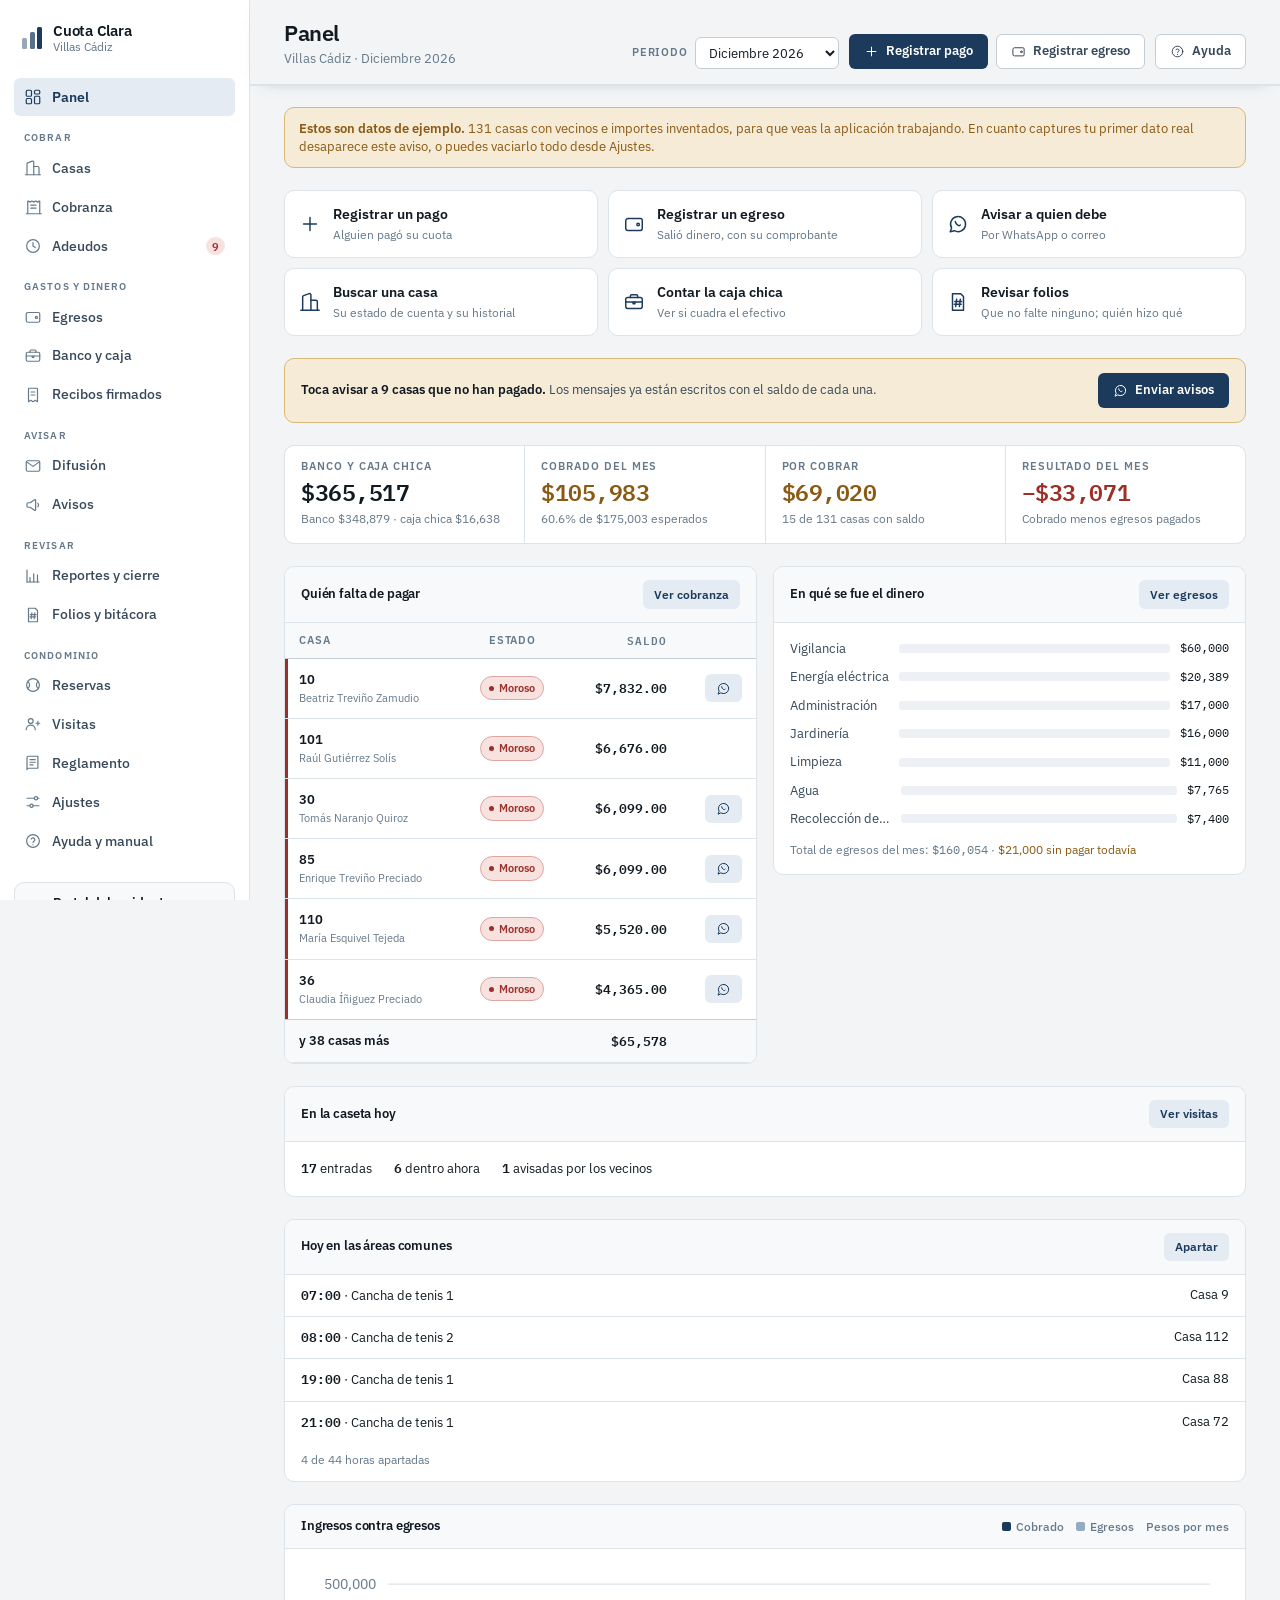
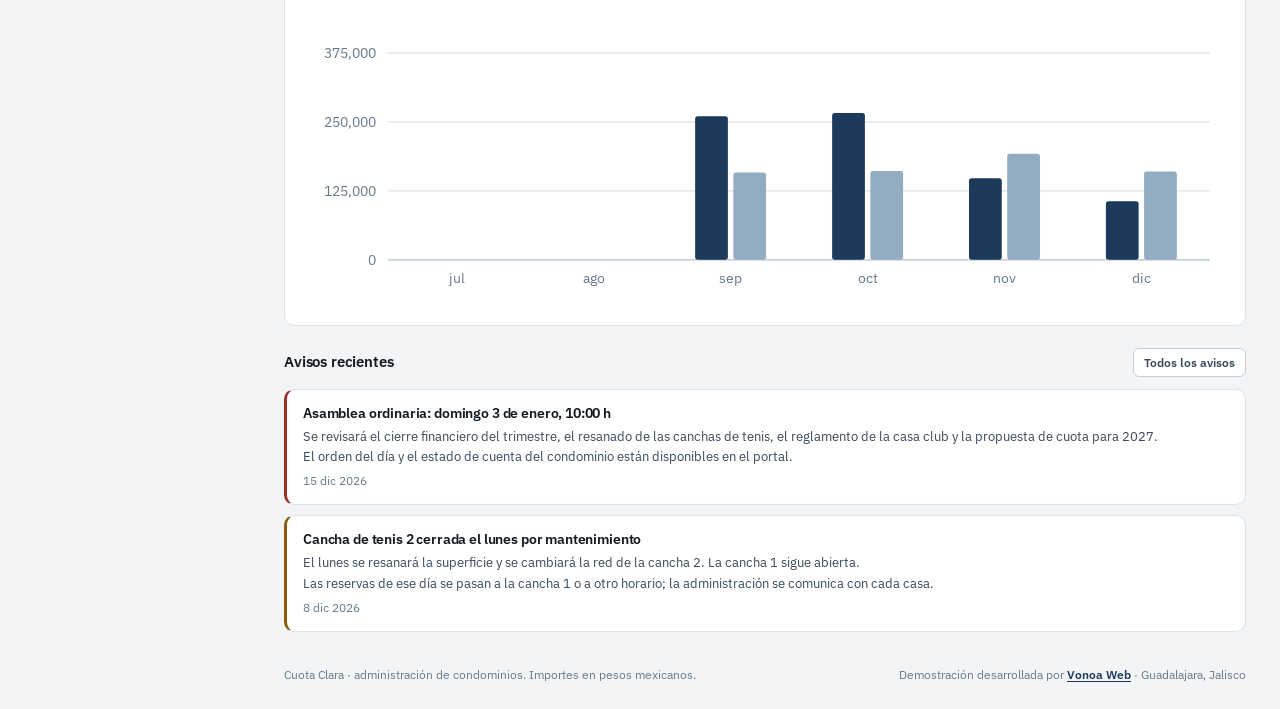
<file: index.html>
<!doctype html>
<html lang="es-MX">
<head>
<meta charset="utf-8">
<meta name="viewport" content="width=device-width, initial-scale=1, viewport-fit=cover">
<!--ARTIFACT:HEAD-START-->
<title>Villas Cádiz · Cuota Clara</title>
<link rel="stylesheet" href="css/fuentes.css?v=2026102903">
<link rel="stylesheet" href="css/app.css?v=2026102903">
<!--ARTIFACT:HEAD-END-->
</head>
<body>
<!--ARTIFACT:BODY-START-->

<svg xmlns="http://www.w3.org/2000/svg" style="display:none" aria-hidden="true">
  <symbol id="i-panel" viewBox="0 0 24 24"><rect x="3" y="3" width="7" height="8" rx="1.5"/><rect x="14" y="3" width="7" height="5" rx="1.5"/><rect x="14" y="11" width="7" height="10" rx="1.5"/><rect x="3" y="14" width="7" height="7" rx="1.5"/></symbol>
  <symbol id="i-unidades" viewBox="0 0 24 24"><path d="M4 21V6.5a1.5 1.5 0 0 1 1-1.41l6-2.2a1.5 1.5 0 0 1 2 1.41V21"/><path d="M13 10h5.5A1.5 1.5 0 0 1 20 11.5V21"/><path d="M2 21h20"/></symbol>
  <symbol id="i-cobranza" viewBox="0 0 24 24"><path d="M5 21V4.5a.5.5 0 0 1 .77-.42L8 5.5l2.23-1.42a.5.5 0 0 1 .54 0L13 5.5l2.23-1.42a.5.5 0 0 1 .54 0L18 5.5l2.23-1.42a.5.5 0 0 1 .77.42V21"/><path d="M3 21h20"/><path d="M9 9.5h7M9 13.5h7"/></symbol>
  <symbol id="i-gastos" viewBox="0 0 24 24"><path d="M3 8.5A2.5 2.5 0 0 1 5.5 6H19a2 2 0 0 1 2 2v9a2 2 0 0 1-2 2H5.5A2.5 2.5 0 0 1 3 16.5Z"/><circle cx="16.5" cy="12.5" r="1.4"/></symbol>
  <symbol id="i-reportes" viewBox="0 0 24 24"><path d="M4 20V4"/><path d="M4 20h16"/><path d="M8 20v-6"/><path d="M13 20V9"/><path d="M18 20v-9.5"/></symbol>
  <symbol id="i-avisos" viewBox="0 0 24 24"><path d="M4 10.5v3a1.5 1.5 0 0 0 1.5 1.5H8l6.2 4.1a.8.8 0 0 0 1.3-.67V5.57a.8.8 0 0 0-1.3-.67L8 9H5.5A1.5 1.5 0 0 0 4 10.5Z"/><path d="M18.5 9.5a4 4 0 0 1 0 5"/></symbol>
  <symbol id="i-ajustes" viewBox="0 0 24 24"><path d="M4 7h10M18 7h2M4 17h4M12 17h8"/><circle cx="16" cy="7" r="2.2"/><circle cx="10" cy="17" r="2.2"/></symbol>
  <symbol id="i-portal" viewBox="0 0 24 24"><circle cx="12" cy="8" r="3.4"/><path d="M4.5 20a7.5 7.5 0 0 1 15 0"/></symbol>
  <symbol id="i-mas" viewBox="0 0 24 24"><path d="M12 5v14M5 12h14"/></symbol>
  <symbol id="i-recibos" viewBox="0 0 24 24"><path d="M6 21V4a1 1 0 0 1 1-1h10a1 1 0 0 1 1 1v17l-3-2-3 2-3-2Z"/><path d="M9.5 8h5M9.5 12h5"/></symbol>
  <symbol id="i-difusion" viewBox="0 0 24 24"><rect x="3" y="5" width="18" height="14" rx="2"/><path d="m3.5 6.5 8.5 6 8.5-6"/></symbol>
  <symbol id="i-reglamento" viewBox="0 0 24 24"><path d="M4 19.5V5a2 2 0 0 1 2-2h12.5v16H6a2 2 0 0 0-2 2V19.5Z"/><path d="M8 7.5h7M8 11h7M8 14.5h4"/></symbol>
  <symbol id="i-inicio" viewBox="0 0 24 24"><path d="M5 12.5 10 17l9-10"/></symbol>
  <symbol id="i-ayuda" viewBox="0 0 24 24"><circle cx="12" cy="12" r="8.5"/><path d="M9.6 9.4a2.5 2.5 0 0 1 4.8.9c0 1.7-2.4 2.2-2.4 3.7"/><path d="M12 16.9v.1"/></symbol>
  <symbol id="i-candado" viewBox="0 0 24 24"><rect x="5" y="10.5" width="14" height="10" rx="2"/><path d="M8.5 10.5V8a3.5 3.5 0 0 1 7 0v2.5"/></symbol>
  <symbol id="i-folios" viewBox="0 0 24 24"><path d="M6 3h9l3 3v15H6Z"/><path d="M10.5 9 9.5 17M14.5 9l-1 8M8.5 11.5h7.5M8 14.5h7.5"/></symbol>
  <symbol id="i-buscar" viewBox="0 0 24 24"><circle cx="11" cy="11" r="6.5"/><path d="m16 16 4.5 4.5"/></symbol>
  <symbol id="i-cerrar" viewBox="0 0 24 24"><path d="m6 6 12 12M18 6 6 18"/></symbol>
  <symbol id="i-wa" viewBox="0 0 24 24"><path d="M3.5 20.5 5 16.3A8.2 8.2 0 1 1 8.1 19.3Z"/><path d="M9 9.2c.2 1.7 1.3 3.2 2.8 4.1.6.4 1.4.7 2 .3l.7-.5"/></symbol>
  <symbol id="i-imprimir" viewBox="0 0 24 24"><path d="M7 8V3.5h10V8"/><path d="M7 17H5a2 2 0 0 1-2-2v-5a2 2 0 0 1 2-2h14a2 2 0 0 1 2 2v5a2 2 0 0 1-2 2h-2"/><rect x="7" y="14" width="10" height="6.5" rx="1"/></symbol>
  <symbol id="i-volver" viewBox="0 0 24 24"><path d="M10 6 4 12l6 6"/><path d="M4 12h16"/></symbol>
  <symbol id="i-adeudos" viewBox="0 0 24 24"><circle cx="12" cy="12" r="8.5"/><path d="M12 7.5V12l3 2"/></symbol>
  <symbol id="i-caja" viewBox="0 0 24 24"><rect x="3" y="7" width="18" height="12" rx="2"/><path d="M8 7V5.5A1.5 1.5 0 0 1 9.5 4h5A1.5 1.5 0 0 1 16 5.5V7"/><path d="M3 12h18"/><path d="M11 12v2h2v-2"/></symbol>
  <symbol id="i-reservas" viewBox="0 0 24 24"><circle cx="12" cy="12" r="8.5"/><path d="M5.2 7.6c3 1.4 3 7.4 0 8.8M18.8 7.6c-3 1.4-3 7.4 0 8.8"/></symbol>
  <symbol id="i-visitas" viewBox="0 0 24 24"><circle cx="9" cy="8" r="3.2"/><path d="M3 19.5a6 6 0 0 1 12 0"/><path d="M16 11h5M18.5 8.5v5"/></symbol>
  <symbol id="i-menu" viewBox="0 0 24 24"><path d="M4 7h16M4 12h16M4 17h16"/></symbol>
  <symbol id="i-tema" viewBox="0 0 24 24"><circle cx="12" cy="12" r="4.2"/><path d="M12 2.5v2M12 19.5v2M2.5 12h2M19.5 12h2M5.2 5.2l1.4 1.4M17.4 17.4l1.4 1.4M18.8 5.2l-1.4 1.4M6.6 17.4l-1.4 1.4"/></symbol>
</svg>

<div class="app" id="app">

  <aside class="nav" id="nav">
    <div class="nav__brand">
      <span class="brand__mark" aria-hidden="true"><i></i><i></i><i></i></span>
      <span class="brand__text">
        <strong>Cuota Clara</strong>
        <small id="brandCondo">Administración</small>
      </span>
    </div>

    <nav class="nav__list" aria-label="Secciones">
      <a class="nav__item nav__item--inicio" data-route="inicio" href="#/inicio" hidden><svg class="i"><use href="#i-inicio"/></svg><span>Primeros pasos</span><em class="nav__badge nav__badge--ok" id="badgeInicio"></em></a>
      <a class="nav__item" data-route="panel" href="#/panel"><svg class="i"><use href="#i-panel"/></svg><span>Panel</span></a>

      <p class="nav__grupo">Cobrar</p>
      <a class="nav__item" data-route="unidades" href="#/unidades"><svg class="i"><use href="#i-unidades"/></svg><span>Casas</span></a>
      <a class="nav__item" data-route="cobranza" href="#/cobranza"><svg class="i"><use href="#i-cobranza"/></svg><span>Cobranza</span></a>
      <a class="nav__item" data-route="adeudos" href="#/adeudos"><svg class="i"><use href="#i-adeudos"/></svg><span>Adeudos</span><em class="nav__badge" id="badgeMorosos" hidden></em></a>

      <p class="nav__grupo">Gastos y dinero</p>
      <a class="nav__item" data-route="gastos" href="#/gastos"><svg class="i"><use href="#i-gastos"/></svg><span>Egresos</span></a>
      <a class="nav__item" data-route="caja" href="#/caja"><svg class="i"><use href="#i-caja"/></svg><span>Banco y caja</span></a>
      <a class="nav__item" data-route="recibos" href="#/recibos"><svg class="i"><use href="#i-recibos"/></svg><span>Recibos firmados</span></a>

      <p class="nav__grupo">Avisar</p>
      <a class="nav__item" data-route="difusion" href="#/difusion"><svg class="i"><use href="#i-difusion"/></svg><span>Difusión</span></a>
      <a class="nav__item" data-route="avisos" href="#/avisos"><svg class="i"><use href="#i-avisos"/></svg><span>Avisos</span></a>

      <p class="nav__grupo">Revisar</p>
      <a class="nav__item" data-route="reportes" href="#/reportes"><svg class="i"><use href="#i-reportes"/></svg><span>Reportes y cierre</span></a>
      <a class="nav__item" data-route="folios" href="#/folios"><svg class="i"><use href="#i-folios"/></svg><span>Folios y bitácora</span></a>

      <p class="nav__grupo">Condominio</p>
      <a class="nav__item" data-route="reservas" href="#/reservas" hidden><svg class="i"><use href="#i-reservas"/></svg><span>Reservas</span></a>
      <a class="nav__item" data-route="visitas" href="#/visitas" hidden><svg class="i"><use href="#i-visitas"/></svg><span>Visitas</span></a>
      <a class="nav__item" data-route="reglamento" href="#/reglamento"><svg class="i"><use href="#i-reglamento"/></svg><span>Reglamento</span></a>
      <a class="nav__item" data-route="ajustes" href="#/ajustes"><svg class="i"><use href="#i-ajustes"/></svg><span>Ajustes</span></a>
      <a class="nav__item" data-route="ayuda" href="#/ayuda"><svg class="i"><use href="#i-ayuda"/></svg><span>Ayuda y manual</span></a>
    </nav>

    <div class="nav__foot">
      <div class="nav__usuario" id="navUsuario" hidden></div>
      <a class="nav__portal" data-route="portal" href="#/portal">
        <svg class="i"><use href="#i-portal"/></svg>
        <span><strong>Portal del residente</strong><small>Lo que ve el vecino</small></span>
      </a>
      <div class="tema" role="group" aria-label="Colores de la pantalla">
        <button type="button" data-tema="claro" title="Fondo blanco">Claro</button>
        <button type="button" data-tema="oscuro" title="Fondo oscuro, para de noche">Oscuro</button>
        <button type="button" data-tema="sistema" title="Igual que la computadora">Auto</button>
      </div>
    </div>
  </aside>

  <main class="main" id="main">
    <header class="topbar">
      <div class="topbar__id">
        <p class="topbar__candado" id="topCandado" hidden><svg class="i i--sm"><use href="#i-candado"/></svg><span></span></p>
        <h1 id="topTitle">Panel</h1>
        <p id="topSub" class="topbar__sub"></p>
      </div>
      <div class="topbar__tools">
        <label class="field field--inline" for="selPeriodo">
          <span class="field__lab">Periodo</span>
          <select id="selPeriodo" class="input input--sm"></select>
        </label>
        <div id="topActions" class="topbar__actions"></div>
        <a class="btn btn--ghost btn--icono" id="topAyuda" href="#/ayuda" title="Cómo se usa esta pantalla"><svg class="i i--sm"><use href="#i-ayuda"/></svg><span>Ayuda</span></a>
      </div>
    </header>

    <div class="view" id="view" role="region" aria-live="polite"></div>

    <footer class="foot">
      <p>Cuota Clara &middot; administraci&oacute;n de condominios. Importes en pesos mexicanos.</p>
      <p class="foot__firma">Demostraci&oacute;n desarrollada por
        <a href="https://vonoaweb.com" target="_blank" rel="noopener">Vonoa Web</a>
        &middot; Guadalajara, Jalisco</p>
    </footer>
  </main>

  <nav class="tabbar" aria-label="Secciones">
    <a class="tabbar__item" data-route="panel" href="#/panel"><svg class="i"><use href="#i-panel"/></svg><span>Panel</span></a>
    <a class="tabbar__item" data-route="unidades" href="#/unidades"><svg class="i"><use href="#i-unidades"/></svg><span>Casas</span></a>
    <a class="tabbar__item" data-route="cobranza" href="#/cobranza"><svg class="i"><use href="#i-cobranza"/></svg><span>Cobranza</span></a>
    <a class="tabbar__item" data-route="adeudos" href="#/adeudos"><svg class="i"><use href="#i-adeudos"/></svg><span>Adeudos</span></a>
    <button class="tabbar__item" type="button" id="btnMas"><svg class="i"><use href="#i-menu"/></svg><span>Más</span></button>
  </nav>

</div>

<div class="modal" id="modal" hidden>
  <div class="modal__scrim" data-close="1"></div>
  <div class="modal__box" role="dialog" aria-modal="true" aria-labelledby="modalTitle">
    <header class="modal__head">
      <h2 id="modalTitle"></h2>
      <button class="iconbtn" type="button" data-close="1" aria-label="Cerrar"><svg class="i"><use href="#i-cerrar"/></svg></button>
    </header>
    <div class="modal__body" id="modalBody"></div>
  </div>
</div>

<div class="toasts" id="toasts" aria-live="polite"></div>

<script src="js/format.js?v=2026102903"></script>
<script src="js/perfil.js?v=2026102903"></script>
<script src="js/archivos.js?v=2026102903"></script>
<script src="js/pdf.js?v=2026102903"></script>
<script src="js/store.js?v=2026102903"></script>
<script src="js/escritorio.js?v=2026102903"></script>
<script src="js/seed.js?v=2026102903"></script>
<script src="js/model.js?v=2026102903"></script>
<script src="js/ui.js?v=2026102903"></script>
<script src="js/sesion.js?v=2026102903"></script>
<script src="js/importar.js?v=2026102903"></script>
<script src="js/comprobantes.js?v=2026102903"></script>
<script src="js/cierre.js?v=2026102903"></script>
<script src="js/demo.js?v=2026102903"></script>
<script src="js/views/inicio.js?v=2026102903"></script>
<script src="js/views/panel.js?v=2026102903"></script>
<script src="js/views/unidades.js?v=2026102903"></script>
<script src="js/views/cobranza.js?v=2026102903"></script>
<script src="js/views/adeudos.js?v=2026102903"></script>
<script src="js/views/gastos.js?v=2026102903"></script>
<script src="js/views/caja.js?v=2026102903"></script>
<script src="js/views/reservas.js?v=2026102903"></script>
<script src="js/views/visitas.js?v=2026102903"></script>
<script src="js/views/recibos.js?v=2026102903"></script>
<script src="js/views/difusion.js?v=2026102903"></script>
<script src="js/views/reglamento.js?v=2026102903"></script>
<script src="js/views/reportes.js?v=2026102903"></script>
<script src="js/views/folios.js?v=2026102903"></script>
<script src="js/views/avisos.js?v=2026102903"></script>
<script src="js/views/ajustes.js?v=2026102903"></script>
<script src="js/views/portal.js?v=2026102903"></script>
<script src="js/views/ayuda.js?v=2026102903"></script>
<script src="js/app.js?v=2026102903"></script>
<!--ARTIFACT:BODY-END-->
</body>
</html>
</file>
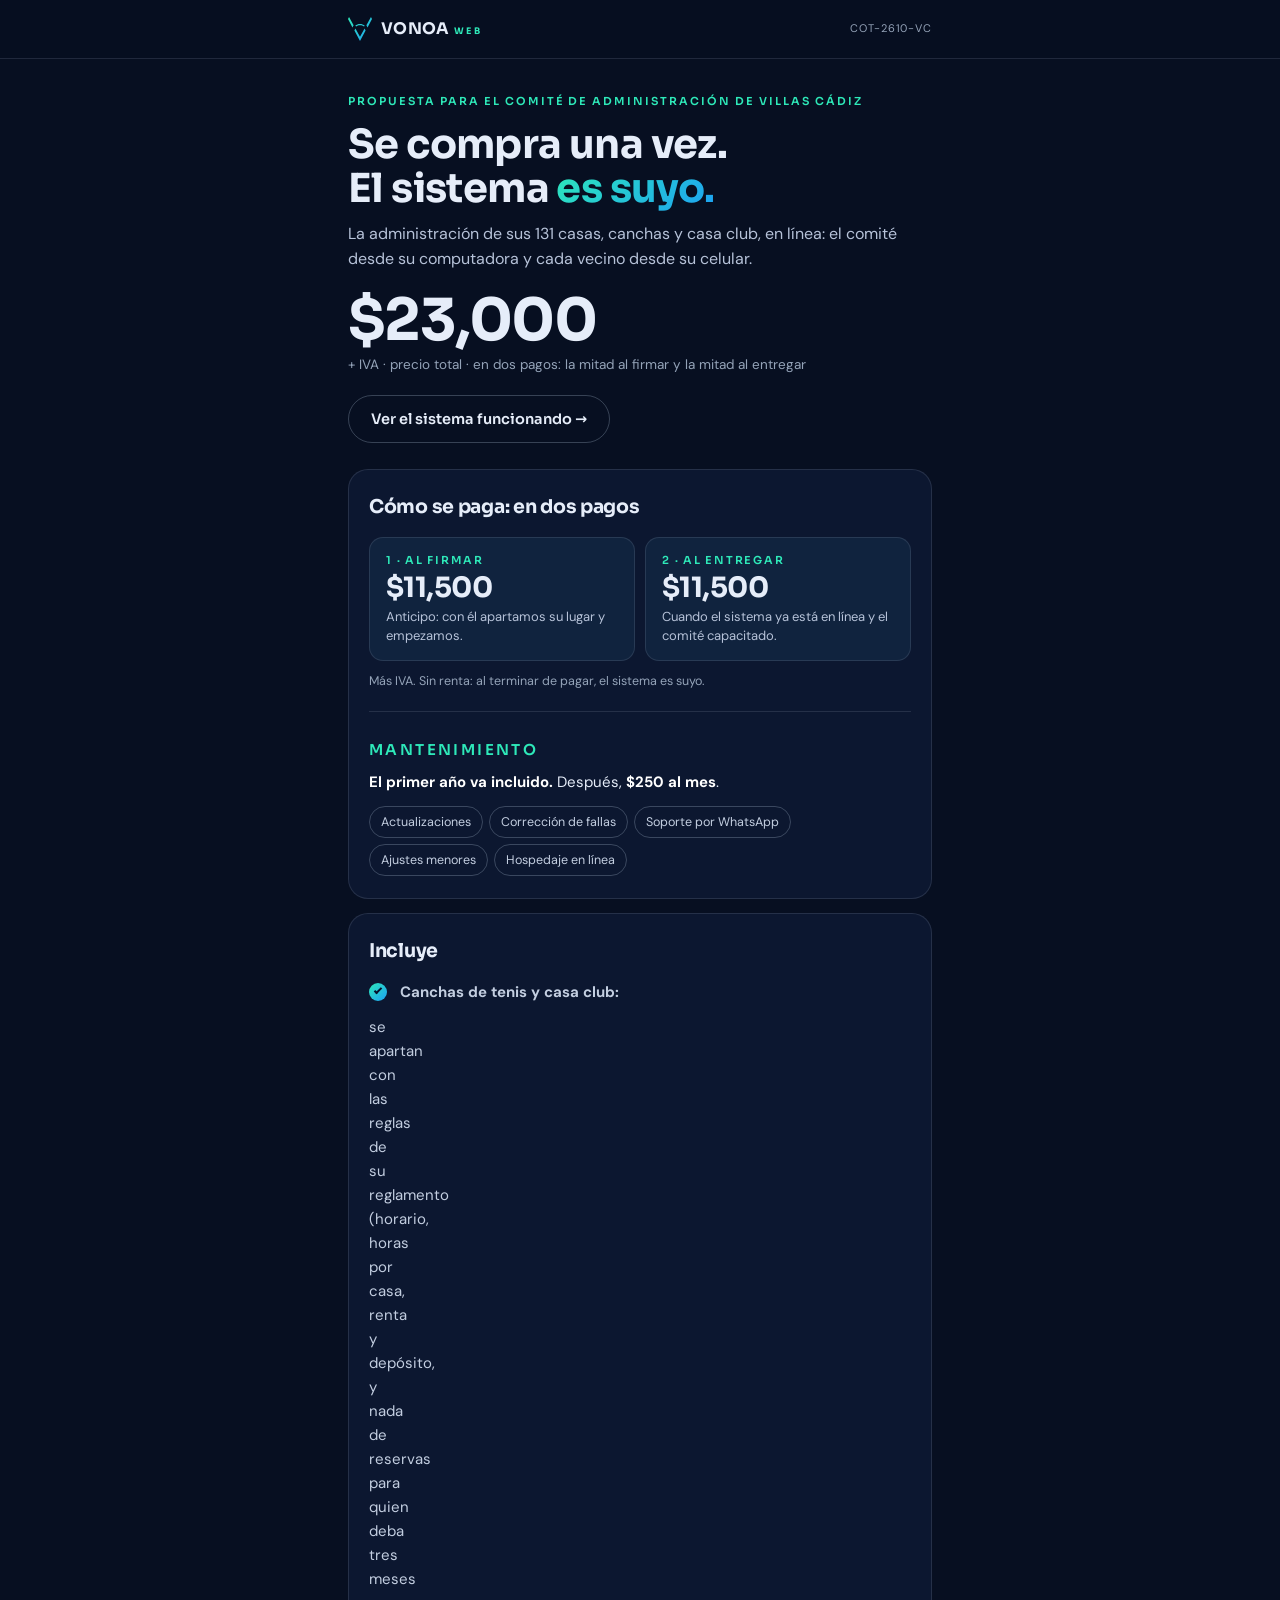
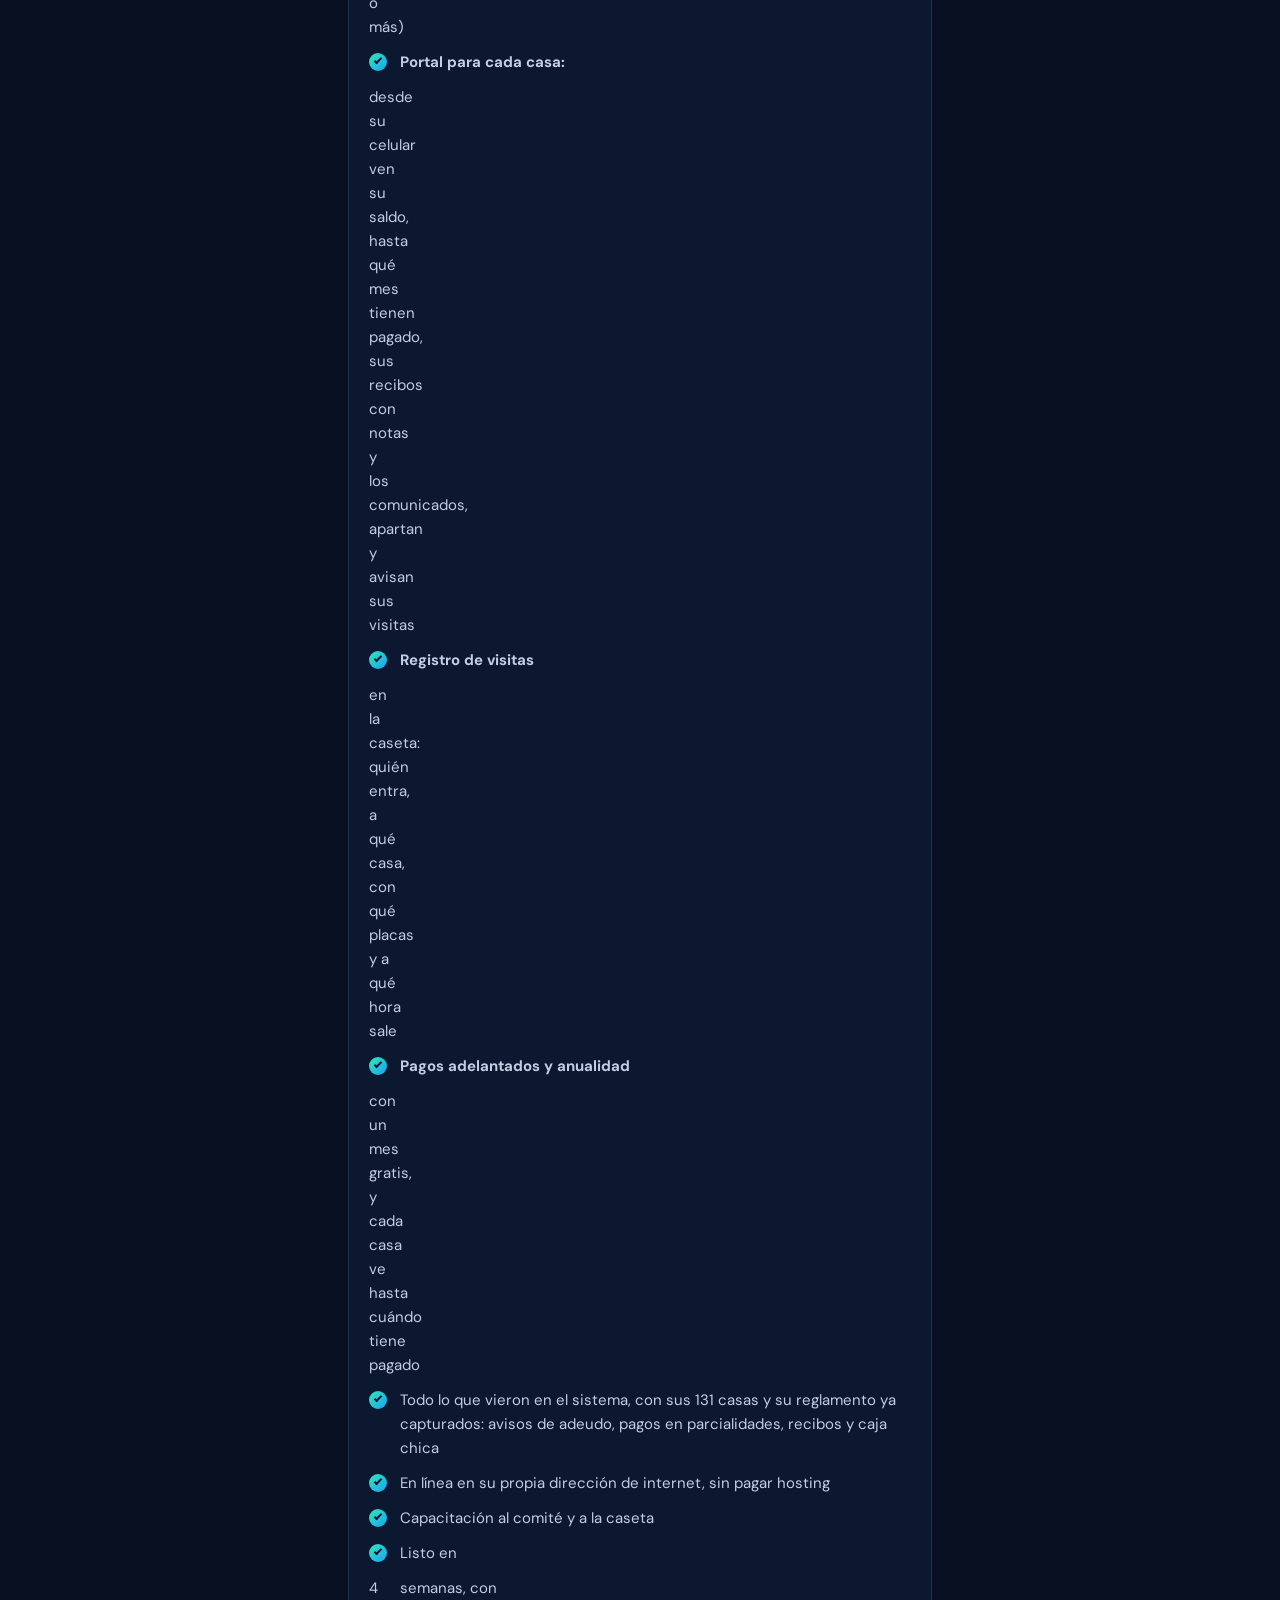
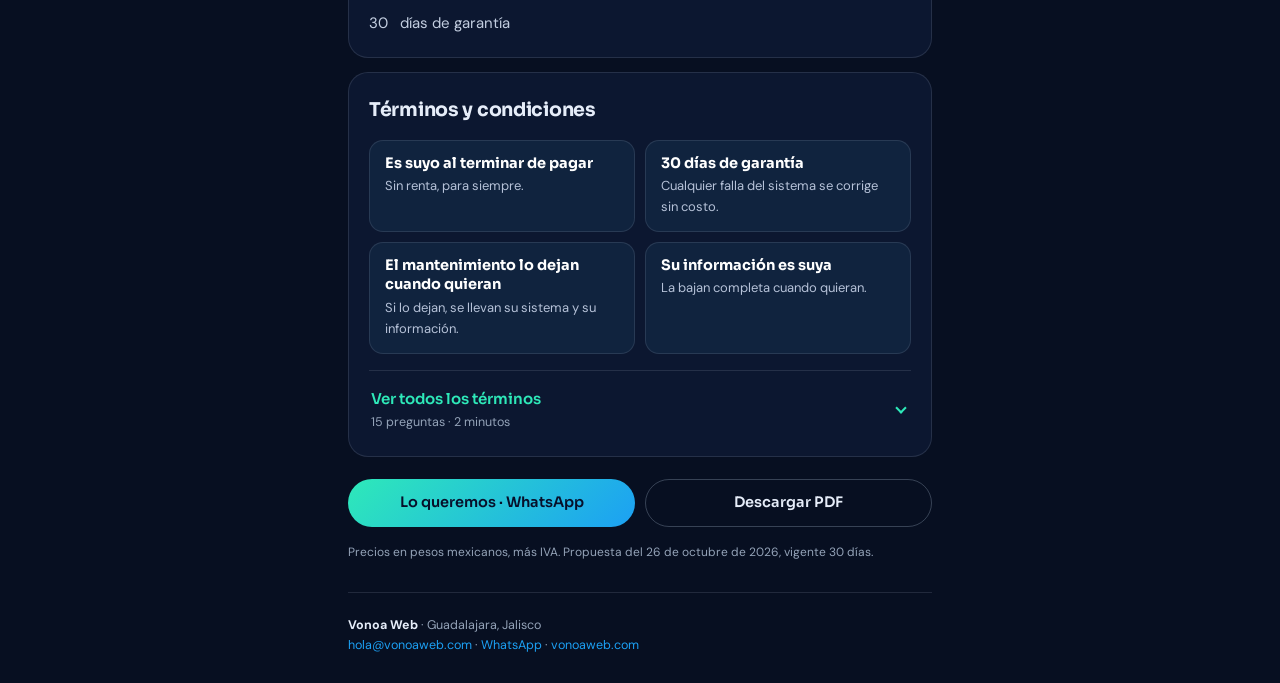
<file: cotizacion/index.html>
<!doctype html>
<html lang="es-MX">
<head>
<meta charset="utf-8">
<meta name="viewport" content="width=device-width, initial-scale=1, viewport-fit=cover">
<title>Propuesta para Villas Cádiz — Vonoa Web</title>
<meta name="description" content="Propuesta de Vonoa Web para Villas Cádiz: administración del condominio y reservas de las canchas de tenis.">
<meta name="theme-color" content="#070F21">
<link rel="preconnect" href="https://fonts.googleapis.com">
<link rel="preconnect" href="https://fonts.gstatic.com" crossorigin>
<link rel="stylesheet" href="https://fonts.googleapis.com/css2?family=Sora:wght@400;500;600;700&family=DM+Sans:wght@400;500;600;700&display=swap">
<style>
/* Sistema de marca de Vonoa Web (tomado de vonoaweb-landing/styles.css) */
:root{
  --vw-deep-space:#070F21;
  --vw-cyan:#2EE9B9;
  --vw-blue:#1CA0F4;
  --vw-slate:#94A3B8;
  --vw-ink:#E6EDF9;
  --vw-gradient:linear-gradient(135deg,#2EE9B9 0%,#1CA0F4 100%);
  --surface:#0C1730;
  --surface-2:#10233E;
  --line:rgba(148,163,184,.18);
  --line-strong:rgba(148,163,184,.34);
  --soft:#B6C2D8;
  --font-display:'Sora',system-ui,-apple-system,sans-serif;
  --font-body:'DM Sans',system-ui,-apple-system,sans-serif;
}
*,*::before,*::after{box-sizing:border-box}
body{
  margin:0;background:var(--vw-deep-space);color:var(--vw-ink);
  font-family:var(--font-body);font-size:15px;line-height:1.6;
  -webkit-font-smoothing:antialiased;
}
h1,h2{font-family:var(--font-display);font-weight:700;letter-spacing:-.015em;margin:0;text-wrap:balance}
p{margin:0}
a{color:inherit;text-decoration:none}
:focus-visible{outline:2px solid var(--vw-cyan);outline-offset:3px;border-radius:6px}

.wrap{width:min(620px,100%);margin:0 auto;padding-inline:18px}

/* ---------- Barra ---------- */
.bar{
  position:sticky;top:0;z-index:10;
  background:rgba(7,15,33,.92);backdrop-filter:blur(12px);
  border-bottom:1px solid var(--line);
  padding-top:env(safe-area-inset-top,0px);
}
.bar .wrap{display:flex;align-items:center;gap:12px;height:58px}
.brand{display:flex;align-items:center;gap:9px;flex:1 1 auto}
.wm{font-family:var(--font-display);font-weight:700;font-size:16px;letter-spacing:.02em}
.wm em{font-style:normal;color:var(--vw-cyan);font-size:9px;letter-spacing:.3em;margin-left:4px}
.folio{font-size:11px;letter-spacing:.08em;color:var(--vw-slate)}

/* ---------- Portada ---------- */
.hero{padding:34px 0 26px}
.eyebrow{
  font-family:var(--font-display);font-size:11px;font-weight:600;
  letter-spacing:.18em;text-transform:uppercase;color:var(--vw-cyan);
}
.hero h1{font-size:clamp(28px,7.4vw,40px);line-height:1.1;margin-top:12px}
.grad{background:var(--vw-gradient);-webkit-background-clip:text;background-clip:text;color:transparent}
.lead{margin-top:10px;color:var(--soft);font-size:16px}
.precio{margin-top:20px;display:flex;flex-wrap:wrap;align-items:baseline;gap:4px 12px}
.precio__n{
  font-family:var(--font-display);font-weight:700;letter-spacing:-.03em;
  font-size:clamp(44px,12vw,58px);line-height:1;
}
.precio__u{color:var(--vw-slate);font-size:13.5px}

.btn{
  display:inline-flex;align-items:center;justify-content:center;gap:8px;
  min-height:48px;padding:0 22px;border-radius:999px;border:0;cursor:pointer;
  font-family:var(--font-display);font-weight:600;font-size:14.5px;
  background:var(--vw-gradient);color:#07102a;
  transition:transform .15s ease,filter .15s ease;
}
.btn:hover{transform:translateY(-1px);filter:brightness(1.06)}
.btn--ghost{background:transparent;color:var(--vw-ink);border:1px solid var(--line-strong)}
.btn--ghost:hover{border-color:var(--vw-cyan);color:var(--vw-cyan)}
.hero .btn{margin-top:20px}

/* ---------- Tarjetas ---------- */
.card{background:var(--surface);border:1px solid var(--line);border-radius:20px;padding:22px 20px}
.card+.card{margin-top:14px}
.card h2{font-size:19px}
.lab{
  font-family:var(--font-display);font-size:11px;font-weight:600;
  letter-spacing:.16em;text-transform:uppercase;color:var(--vw-cyan);
}
.bloque{margin-top:20px;padding-top:18px;border-top:1px solid var(--line)}

/* ---------- Cotizador ---------- */
.pregunta{display:flex;justify-content:space-between;align-items:baseline;gap:10px;margin-top:16px}
.pregunta label{font-weight:600;color:#fff}
.pregunta strong{font-family:var(--font-display);color:var(--vw-cyan);white-space:nowrap}

input[type=range]{
  --p:100%;
  -webkit-appearance:none;appearance:none;
  width:100%;height:40px;margin:6px 0 0;background:transparent;cursor:pointer;
}
input[type=range]::-webkit-slider-runnable-track{
  height:10px;border-radius:999px;
  background:var(--vw-gradient) 0/var(--p) 100% no-repeat, rgba(148,163,184,.22);
}
input[type=range]::-webkit-slider-thumb{
  -webkit-appearance:none;appearance:none;
  width:30px;height:30px;margin-top:-10px;border-radius:50%;
  background:#fff;border:4px solid var(--vw-blue);
  box-shadow:0 4px 14px rgba(0,0,0,.45);
}
input[type=range]::-moz-range-track{height:10px;border-radius:999px;background:rgba(148,163,184,.22)}
input[type=range]::-moz-range-progress{height:10px;border-radius:999px;background:var(--vw-gradient)}
input[type=range]::-moz-range-thumb{
  width:22px;height:22px;border-radius:50%;
  background:#fff;border:4px solid var(--vw-blue);box-shadow:0 4px 14px rgba(0,0,0,.45);
}
.marcas{display:flex;justify-content:space-between;font-size:12px;color:var(--vw-slate)}

.resultado{
  display:block;margin-top:16px;padding:18px 16px;border-radius:16px;
  background:var(--surface-2);text-align:center;
}
.resultado__n{
  display:block;font-family:var(--font-display);font-weight:700;
  font-size:clamp(36px,10vw,46px);letter-spacing:-.025em;line-height:1.1;
}
.resultado__u{display:block;color:var(--soft);font-size:14.5px;margin-top:4px}
.resultado__ref{display:block;color:var(--vw-slate);font-size:12.5px;margin-top:10px}
.dospagos{display:grid;grid-template-columns:1fr 1fr;gap:10px;margin-top:14px}
.dospagos__p{background:var(--surface-2);border:1px solid var(--line);border-radius:14px;padding:14px 16px;display:flex;flex-direction:column;gap:4px}
.dospagos__p .lab{margin:0}
.dospagos__p strong{font-family:var(--font-display);font-size:28px;letter-spacing:-.02em;line-height:1.1}
.dospagos__p small{color:var(--soft);font-size:13px;line-height:1.45}
@media (max-width:420px){.dospagos{grid-template-columns:1fr}}

.bloque p{margin-top:8px;font-size:15px}
.bloque p strong{color:#fff}
.chips{list-style:none;display:flex;flex-wrap:wrap;gap:6px;margin:12px 0 0;padding:0}
.chips li{font-size:12.5px;padding:5px 11px;border-radius:999px;border:1px solid var(--line-strong);color:#C3CEE0}

.comp__head{display:flex;flex-wrap:wrap;justify-content:space-between;align-items:center;gap:10px}
.seg{display:inline-flex;padding:3px;border-radius:999px;border:1px solid var(--line-strong);background:var(--vw-deep-space)}
.seg button{
  border:0;background:transparent;cursor:pointer;color:var(--soft);
  font:600 12.5px var(--font-display);padding:7px 13px;border-radius:999px;
}
.seg button.is-on{background:var(--vw-gradient);color:#07102a}

.barra{display:grid;grid-template-columns:minmax(0,1fr) auto;gap:6px 12px;margin-top:14px}
.barra__lab{font-size:13.5px;color:#C3CEE0}
.barra__val{font-family:var(--font-display);font-weight:600;font-size:15px;font-variant-numeric:tabular-nums}
.barra__track{grid-column:1/-1;height:14px;border-radius:999px;background:rgba(148,163,184,.12);overflow:hidden}
.barra__fill{display:block;height:100%;width:0;border-radius:999px;background:var(--vw-gradient);transition:width .4s ease}
.barra__fill--otro{background:rgba(148,163,184,.5)}
.ahorro{margin-top:16px;font-size:15px}
.ahorro strong{color:var(--vw-cyan)}

/* ---------- Incluye ---------- */
.lista{list-style:none;margin:14px 0 0;padding:0;display:flex;flex-direction:column;gap:11px}
.lista li{
  position:relative;display:grid;grid-template-columns:20px minmax(0,1fr);gap:11px;
  font-size:15px;color:#C3CEE0;
}
.lista li::before{
  content:"";width:18px;height:18px;margin-top:3px;border-radius:50%;
  background:var(--vw-gradient);
}
.lista li::after{
  content:"";position:absolute;left:5px;top:8px;width:8px;height:4px;
  border-left:2px solid #07102a;border-bottom:2px solid #07102a;transform:rotate(-45deg);
}

/* ---------- Términos ---------- */
.claves{list-style:none;margin:14px 0 0;padding:0;display:grid;grid-template-columns:repeat(auto-fit,minmax(230px,1fr));gap:10px}
.claves li{padding:13px 15px;border-radius:14px;background:var(--surface-2);border:1px solid var(--line)}
.claves strong{display:block;font-family:var(--font-display);font-size:14.5px;line-height:1.35;color:#fff}
.claves li > span{display:block;margin-top:3px;font-size:13px;color:var(--soft)}

.terminos{margin-top:16px;border-top:1px solid var(--line)}
.terminos summary{
  list-style:none;cursor:pointer;display:flex;align-items:center;gap:10px;
  padding:16px 2px 2px;font-family:var(--font-display);font-weight:600;font-size:15px;color:var(--vw-cyan);
}
.terminos summary::-webkit-details-marker{display:none}
.terminos summary .sum{flex:1 1 auto;display:flex;flex-direction:column;gap:1px}
.terminos summary small{font-family:var(--font-body);font-weight:400;font-size:12.5px;color:var(--vw-slate)}
.terminos summary::after{
  content:"";flex:none;width:8px;height:8px;margin:0 4px 3px 2px;
  border-right:2px solid currentColor;border-bottom:2px solid currentColor;
  transform:rotate(45deg);transition:transform .2s ease;
}
.terminos[open] summary::after{transform:rotate(-135deg);margin-bottom:-3px}
.terminos h3{
  margin:22px 0 2px;font-family:var(--font-display);font-size:11px;font-weight:600;
  letter-spacing:.16em;text-transform:uppercase;color:var(--vw-cyan);
}
.terminos dl{margin:0}
.terminos dt{margin-top:12px;font-weight:600;font-size:14.5px;color:#fff}
.terminos dd{margin:3px 0 0;font-size:14px;line-height:1.6;color:var(--soft)}
.terminos__base{margin-top:22px;padding-top:14px;border-top:1px solid var(--line);font-size:12.5px;color:var(--vw-slate)}
.terminos__base a{color:var(--vw-blue);text-decoration:underline;text-underline-offset:2px}

/* ---------- Cierre ---------- */
.cta{display:flex;flex-wrap:wrap;gap:10px;margin-top:22px}
.cta .btn{flex:1 1 210px}
.letra{margin-top:16px;font-size:12px;color:var(--vw-slate);line-height:1.6}
.pie{
  margin-top:30px;padding:22px 0 calc(28px + env(safe-area-inset-bottom,0px));
  border-top:1px solid var(--line);font-size:12.5px;color:var(--vw-slate);
}
.pie a{color:var(--vw-blue)}

@media (prefers-reduced-motion:reduce){*{transition:none!important}}

/* ---------- Guardar como PDF ---------- */
@media print{
  body{background:#fff;color:#111}
  .bar,.btn,.cta{display:none!important}
  .card{background:#fff;border:1px solid #bbb}
  .resultado{background:#f1f5f9}
  .grad{color:#02215D;-webkit-text-fill-color:#02215D}
  .eyebrow,.lab{color:#0A6E5A}
  h1,h2,.precio__n,.resultado__n,.barra__val,.bloque p strong{color:#111}
  .lead,.resultado__u,.barra__lab,.lista li,.chips li,.ahorro{color:#333}
  .barra__track{background:#e5e7eb}
  .barra__fill,.barra__fill--otro,input[type=range]{-webkit-print-color-adjust:exact;print-color-adjust:exact}
  .claves li{background:#fff;border:1px solid #bbb}
  .claves strong,.terminos dt{color:#111}
  .claves span,.terminos dd,.terminos__base{color:#333}
  .terminos h3,.terminos summary{color:#0A6E5A}
  .terminos summary small,.terminos summary::after{display:none}
}
</style>
</head>
<body>

<header class="bar">
  <div class="wrap">
    <a class="brand" href="https://vonoaweb.com" target="_blank" rel="noopener">
      <svg viewBox="0 0 210 210" width="24" height="24" aria-hidden="true">
        <defs>
          <linearGradient id="lg-brand" x1="0" y1="0" x2="1" y2="1">
            <stop offset="0" stop-color="#2EE9B9"/>
            <stop offset="1" stop-color="#1CA0F4"/>
          </linearGradient>
        </defs>
        <path fill="url(#lg-brand)" fill-rule="evenodd"
          d="M 0 18 L 39 91 L 49 72 L 9 0 L 0 18 Z M 161 72 L 171 91 L 210 18 L 201 0 L 161 72 Z M 63 77 L 72 84 C 89 68 121 68 140 84 L 147 77 C 135 65 121 61 105 61 C 89 61 75 65 63 77 Z M 105 173 L 65 100 L 56 119 L 105 210 L 154 119 L 145 100 L 105 173 Z"/>
      </svg>
      <span class="wm">VONOA<em>WEB</em></span>
    </a>
    <span class="folio" id="tFolio">COT-2610-VC</span>
  </div>
</header>

<main class="wrap">

  <!-- Portada: el precio, a la vista -->
  <section class="hero">
    <p class="eyebrow" id="tCliente">Propuesta para el Comité de Administración</p>
    <h1>Se compra una vez. El sistema <span class="grad">es suyo.</span></h1>
    <p class="lead">La administración de sus 131 casas, canchas y casa club, en línea: el comité desde su computadora y cada vecino desde su celular.</p>
    <div class="precio">
      <span class="precio__n" id="tPrecio">$23,000</span>
      <span class="precio__u">+ IVA · precio total · en dos pagos: la mitad al firmar y la mitad al entregar</span>
    </div>
    <a class="btn btn--ghost" href="https://vonoaweb.github.io/villas-cadiz-demo/" target="_blank" rel="noopener">
      Ver el sistema funcionando →
    </a>
  </section>

  <!-- Cotizador -->
  <section class="card" aria-labelledby="hCoti">
    <h2 id="hCoti">Cómo se paga: en dos pagos</h2>

    <div class="dospagos">
      <div class="dospagos__p"><p class="lab">1 · Al firmar</p><strong id="tPago1">$11,500</strong>
        <small>Anticipo: con él apartamos su lugar y empezamos.</small></div>
      <div class="dospagos__p"><p class="lab">2 · Al entregar</p><strong id="tPago2">$11,500</strong>
        <small>Cuando el sistema ya está en línea y el comité capacitado.</small></div>
    </div>
    <span class="resultado__ref" id="tRef">Más IVA. Sin renta: al terminar de pagar, el sistema es suyo.</span>

    <div class="bloque">
      <p class="lab">Mantenimiento</p>
      <p id="tMant"><strong>El primer año va incluido.</strong> Después, <strong>$250 al mes</strong>.</p>
      <ul class="chips">
        <li>Actualizaciones</li>
        <li>Corrección de fallas</li>
        <li>Soporte por WhatsApp</li>
        <li>Ajustes menores</li>
        <li>Hospedaje en línea</li>
      </ul>
    </div>

  </section>

  <!-- Incluye -->
  <section class="card" aria-labelledby="hIncluye">
    <h2 id="hIncluye">Incluye</h2>
    <ul class="lista">
      <li><strong>Canchas de tenis y casa club:</strong> se apartan con las reglas de su reglamento (horario, horas por casa, renta y depósito, y nada de reservas para quien deba tres meses o más)</li>
      <li><strong>Portal para cada casa:</strong> desde su celular ven su saldo, hasta qué mes tienen pagado, sus recibos con notas y los comunicados, apartan y avisan sus visitas</li>
      <li><strong>Registro de visitas</strong> en la caseta: quién entra, a qué casa, con qué placas y a qué hora sale</li>
      <li><strong>Pagos adelantados y anualidad</strong> con un mes gratis, y cada casa ve hasta cuándo tiene pagado</li>
      <li>Todo lo que vieron en el sistema, con sus 131 casas y su reglamento ya capturados: avisos de adeudo, pagos en parcialidades, recibos y caja chica</li>
      <li>En línea en su propia dirección de internet, sin pagar hosting</li>
      <li>Capacitación al comité y a la caseta</li>
      <li>Listo en <span data-t="semanasEntrega">3</span> semanas, con <span data-t="garantiaDias">30</span> días de garantía</li>
    </ul>
  </section>

  <!-- Términos: lo clave a la vista, el detalle a un toque.
       Cada respuesta traduce una cláusula de vonoaweb.com/terminos-condiciones.html;
       lo único que esta propuesta cambia son las mensualidades (su cláusula 3
       permite que la propuesta particular prevalezca). -->
  <section class="card" aria-labelledby="hTerm">
    <h2 id="hTerm">Términos y condiciones</h2>

    <ul class="claves">
      <li><strong>Es suyo al terminar de pagar</strong><span>Sin renta, para siempre.</span></li>
      <li><strong><span data-t="garantiaDias">30</span> días de garantía</strong><span>Cualquier falla del sistema se corrige sin costo.</span></li>
      <li><strong>El mantenimiento lo dejan cuando quieran</strong><span>Si lo dejan, se llevan su sistema y su información.</span></li>
      <li><strong>Su información es suya</strong><span>La bajan completa cuando quieran.</span></li>
    </ul>

    <details class="terminos" id="dTerminos">
      <summary><span class="sum">Ver todos los términos <small id="tNumPreguntas">15 preguntas · 2 minutos</small></span></summary>

      <h3>Pagos</h3>
      <dl>
        <dt>¿Cómo se paga?</dt>
        <dd>En dos pagos: la mitad al firmar y la otra mitad al entregar el sistema.
            Por transferencia (SPEI) o depósito.</dd>

        <dt>¿Y si se atrasa un pago?</dt>
        <dd>Con más de 5 días hábiles de atraso se pausa el soporte hasta ponerse al
            corriente. El sistema sigue funcionando.</dd>

        <dt>¿Nos dan factura?</dt>
        <dd>Sí, por cada pago. Pídanla al pagar, con su RFC, razón social, régimen
            fiscal y correo.</dd>
      </dl>

      <h3>Lo que reciben</h3>
      <dl>
        <dt>¿Desde cuándo es nuestro el sistema?</dt>
        <dd>Desde el último pago, su copia es suya para siempre y la usan sin pagar
            renta. La información es 100% del condominio. El programa sigue siendo de
            Vonoa Web, que puede ofrecerlo a otros condominios, pero nunca con su
            información.</dd>

        <dt>¿Cuánto tarda?</dt>
        <dd><span data-t="semanasEntrega">3</span> semanas, contadas desde el primer pago
            y desde que nos entregan su información: padrón, saldos y reglamento. Si la
            información se retrasa, la fecha se recorre lo mismo.</dd>

        <dt>¿Qué cubre la garantía?</dt>
        <dd>Durante <span data-t="garantiaDias">30</span> días naturales después de la
            entrega corregimos sin costo cualquier falla del sistema. No cubre fallas de
            la computadora, virus ni cambios hechos por otras personas.</dd>

        <dt>¿Y si queremos cambios o algo nuevo?</dt>
        <dd>Incluye <span data-t="rondasAjustes">2</span> rondas de ajustes sobre lo
            entregado. Lo que sea nuevo se cotiza antes, y solo se hace si lo aprueban.</dd>

        <dt>¿Qué no incluye?</dt>
        <dd>Facturar las cuotas de los vecinos ante el SAT, app en tiendas, ni la
            computadora.</dd>
      </dl>

      <h3>Mantenimiento</h3>
      <dl>
        <dt>¿Qué incluye el mantenimiento?</dt>
        <dd>Mantener el sistema en línea, actualizaciones, corrección de fallas, ajustes
            menores y soporte por WhatsApp de lunes a viernes, de 9 a 18 h. <span id="tMantTerm">El primer
            año va incluido; después son $250 al mes, pagados por adelantado.</span></dd>

        <dt>¿Lo podemos dejar?</dt>
        <dd>Sí, cuando quieran, avisando con 15 días. Como el sistema vive en línea, al
            dejarlo les entregamos su base de datos completa y el sistema para usarlo en
            su computadora, sin el portal de los vecinos. Si algún día cambia el precio,
            se avisa con 30 días.</dd>
      </dl>

      <h3>Su información</h3>
      <dl>
        <dt>¿Quién ve nuestra información?</dt>
        <dd>Cada vecino ve solo lo de su casa, con su código. El comité ve todo con su
            contraseña. Vonoa Web la resguarda solo para mantener el sistema en línea y
            nunca la muestra a nadie. Si prefieren que no digamos que trabajamos con
            ustedes, avísennos antes de empezar.</dd>

        <dt>¿Y si se descompone la computadora?</dt>
        <dd>No pasa nada: el sistema está en línea y entran desde cualquier
            computadora o celular. Además pueden bajar su base de datos completa
            cuando quieran.</dd>

        <dt>¿Lo podemos usar en varias computadoras?</dt>
        <dd>Sí. El comité entra desde cualquier computadora o celular con su
            contraseña, la caseta desde la suya y cada vecino desde su celular.</dd>

        <dt>¿Y si Vonoa Web deja de existir?</dt>
        <dd>Les entregamos su base de datos completa y el sistema para usarlo en su
            computadora. Su información nunca depende de nosotros.</dd>
      </dl>

      <h3>Si cambian de opinión</h3>
      <dl>
        <dt>¿Y si cancelamos?</dt>
        <dd>El anticipo no se devuelve: con él apartamos su fecha y hacemos el trabajo.
            Si cancelan antes de la entrega, ya no pagan nada más. Si el sistema ya se
            entregó, se paga el segundo pago, porque ya lo tienen.</dd>
      </dl>

      <p class="terminos__base">
        Lo que no diga aquí se rige por nuestros
        <a href="https://vonoaweb.com/terminos-condiciones.html" target="_blank" rel="noopener">Términos y Condiciones</a>
        y nuestro
        <a href="https://vonoaweb.com/aviso-privacidad.html" target="_blank" rel="noopener">Aviso de Privacidad</a>.
        Donde esta propuesta diga algo distinto, manda la propuesta. Se acepta
        firmándola o haciendo el primer pago.
      </p>
    </details>
  </section>

  <div class="cta">
    <a class="btn" id="aWhats" target="_blank" rel="noopener"
       href="https://wa.me/5215644645574">Lo queremos · WhatsApp</a>
    <a class="btn btn--ghost" id="bPdf" href="cotizacion-villas-cadiz-vonoa.pdf" download="Cotizacion Villas Cadiz - Vonoa Web.pdf">Descargar PDF</a>
  </div>

  <p class="letra" id="tLetra">
    Precios en pesos mexicanos, más IVA. Propuesta del 26 de octubre de 2026,
    vigente 30 días.
  </p>

  <footer class="pie">
    <strong style="color:var(--vw-ink)">Vonoa Web</strong> · Guadalajara, Jalisco<br>
    <a href="mailto:hola@vonoaweb.com">hola@vonoaweb.com</a> ·
    <a href="https://wa.me/5215644645574" target="_blank" rel="noopener">WhatsApp</a> ·
    <a href="https://vonoaweb.com" target="_blank" rel="noopener">vonoaweb.com</a>
  </footer>

</main>

<script>
/* Todo lo que se negocia vive aquí. Cambiar un número actualiza la página entera. */
var PROPUESTA = {
  cliente: 'Comité de Administración de Villas Cádiz',
  folio: 'COT-2610-VC',
  fecha: '26 de octubre de 2026',
  precio: 23000,                     // pago único del sistema
  mesesMaximos: 1,                   // en dos pagos: mitad al firmar, mitad al entregar                  // se puede pagar hasta en 12 meses, sin intereses
  mantenimientoMensual: 250,         // se cobra al terminar los meses incluidos
  mesesMantenimientoIncluidos: 12,   // el primer año de mantenimiento va incluido
  competidorMensual: null,           // no sabemos cuánto pagan hoy: sin comparativo           // lo que pagan hoy a CondoVive (dato del cliente)
  semanasEntrega: 4,                 // la versión en línea lleva más trabajo que la local
  garantiaDias: 30,                  // igual que la cláusula 9.1 de los términos generales
  rondasAjustes: 2,
  whatsapp: '5215644645574'
};

(function () {
  var P = PROPUESTA;
  var fmt = new Intl.NumberFormat('es-MX', {
    style: 'currency', currency: 'MXN', minimumFractionDigits: 0, maximumFractionDigits: 0
  });
  function $(id) { return document.getElementById(id); }
  function dinero(n) { return fmt.format(Math.round(n)); }

  var meses = P.mesesMaximos;
  var anios = 3;

  /* Costo acumulado de cada camino a los m meses */
  function costoPropio(m) {
    return P.precio + P.mantenimientoMensual * Math.max(0, m - P.mesesMantenimientoIncluidos);
  }
  function costoOtro(m) { return P.competidorMensual * m; }
  function mesCruce() {
    for (var m = 1; m <= 240; m++) if (costoOtro(m) > costoPropio(m)) return m;
    return null;
  }

  function plazoTexto(n) { return n === 1 ? 'De contado' : n + ' meses'; }

  function pintar() {
    var r = $('rMeses');
    if (r) {
    r.style.setProperty('--p', ((meses - 1) / (P.mesesMaximos - 1) * 100) + '%');
    r.setAttribute('aria-valuetext', plazoTexto(meses));
    $('tPlazo').textContent = plazoTexto(meses);

    if (meses === 1) {
      $('tMensual').textContent = dinero(P.precio);
      $('tDetalle').textContent = 'de contado: la mitad al firmar y la mitad al entregar';
    } else {
      $('tMensual').textContent = dinero(P.precio / meses);
      $('tDetalle').textContent = 'al mes, durante ' + meses + ' meses · sin intereses';
    }
    }

    /* Comparativo al plazo elegido (solo si sabemos cuánto pagan hoy) */
    if (P.competidorMensual && $('vOtro')) {
    var m = anios * 12;
    var otro = costoOtro(m), propio = costoPropio(m);
    var tope = Math.max(otro, propio) || 1;
    $('vOtro').textContent = dinero(otro);
    $('vPropio').textContent = dinero(propio);
    $('bOtro').style.width = (otro / tope * 100).toFixed(1) + '%';
    $('bPropio').style.width = (propio / tope * 100).toFixed(1) + '%';

    var dif = otro - propio;
    var cruce = mesCruce();
    var desde = cruce ? ' Desde el mes ' + cruce + ' ya les sale más barato.' : '';
    var plazo = anios === 1 ? 'El primer año' : 'A ' + anios + ' años';
    $('tAhorro').innerHTML = dif > 0
      ? 'Se ahorran <strong>' + dinero(dif) + '</strong>.' + desde
      : plazo + ' su sistema cuesta <strong>' + dinero(-dif) + '</strong> más.' + desde;
    }

    /* El WhatsApp ya lleva el plan que eligieron */
    var msg = 'Hola, vimos la propuesta del sistema de administración del condominio (' +
      P.folio + '). ' + (!$('rMeses') ? 'Nos interesa contratarlo.'
        : 'Nos interesa pagarlo ' + (meses === 1 ? 'de contado' : 'en ' + meses + ' meses') + '.');
    $('aWhats').href = 'https://wa.me/' + P.whatsapp + '?text=' + encodeURIComponent(msg);
  }

  /* Textos fijos que salen de PROPUESTA */
  $('tCliente').textContent = 'Propuesta para el ' + P.cliente;
  $('tFolio').textContent = P.folio;
  $('tPrecio').textContent = dinero(P.precio);
  if ($('rMeses')) {
    $('tMaxMeses').textContent = P.mesesMaximos;
    $('tMarcaMax').textContent = P.mesesMaximos + ' meses';
    $('rMeses').max = P.mesesMaximos;
    $('rMeses').value = meses;
  }
  if ($('tPago1')) {
    $('tPago1').textContent = dinero(P.precio / 2);
    $('tPago2').textContent = dinero(P.precio - P.precio / 2);
  }

  var incl = P.mesesMantenimientoIncluidos;
  $('tMant').innerHTML = incl === 0
    ? '<strong>' + dinero(P.mantenimientoMensual) + ' al mes</strong> desde la entrega.'
    : '<strong>' + (incl === 12 ? 'El primer año va incluido.' : 'Los primeros ' + incl + ' meses van incluidos.') +
      '</strong> Después, <strong>' + dinero(P.mantenimientoMensual) + ' al mes</strong>.';

  $('tLetra').textContent = 'Precios en pesos mexicanos, más IVA. Propuesta del ' +
    P.fecha + ', vigente 30 días.';

  /* Números de los términos que dependen del trato */
  document.querySelectorAll('[data-t]').forEach(function (n) {
    var v = P[n.getAttribute('data-t')];
    if (v !== undefined) n.textContent = v;
  });
  $('tMantTerm').textContent = incl === 0
    ? 'Cuesta ' + dinero(P.mantenimientoMensual) + ' al mes desde la entrega, pagados por adelantado.'
    : (incl === 12 ? 'El primer año va incluido' : 'Los primeros ' + incl + ' meses van incluidos') +
      '; después son ' + dinero(P.mantenimientoMensual) + ' al mes, pagados por adelantado.';
  var preguntas = document.querySelectorAll('#dTerminos dt').length;
  $('tNumPreguntas').textContent = preguntas + ' preguntas · 2 minutos';

  /* Al imprimir o guardar PDF, los términos salen completos aunque estén plegados */
  var estabaAbierto = false;
  window.addEventListener('beforeprint', function () {
    estabaAbierto = $('dTerminos').open;
    $('dTerminos').open = true;
  });
  window.addEventListener('afterprint', function () { $('dTerminos').open = estabaAbierto; });

  if ($('rMeses')) $('rMeses').addEventListener('input', function (e) {
    meses = Number(e.target.value);
    pintar();
  });

  document.querySelectorAll('[data-anios]').forEach(function (b) {
    b.addEventListener('click', function () {
      anios = Number(b.getAttribute('data-anios'));
      document.querySelectorAll('[data-anios]').forEach(function (x) {
        x.classList.toggle('is-on', x === b);
        x.setAttribute('aria-pressed', x === b ? 'true' : 'false');
      });
      pintar();
    });
  });

  /* "Descargar PDF" baja la versión de dos hojas (pdf.html impresa); ya no imprime esta página. */

  pintar();
})();
</script>
</body>
</html>
</file>
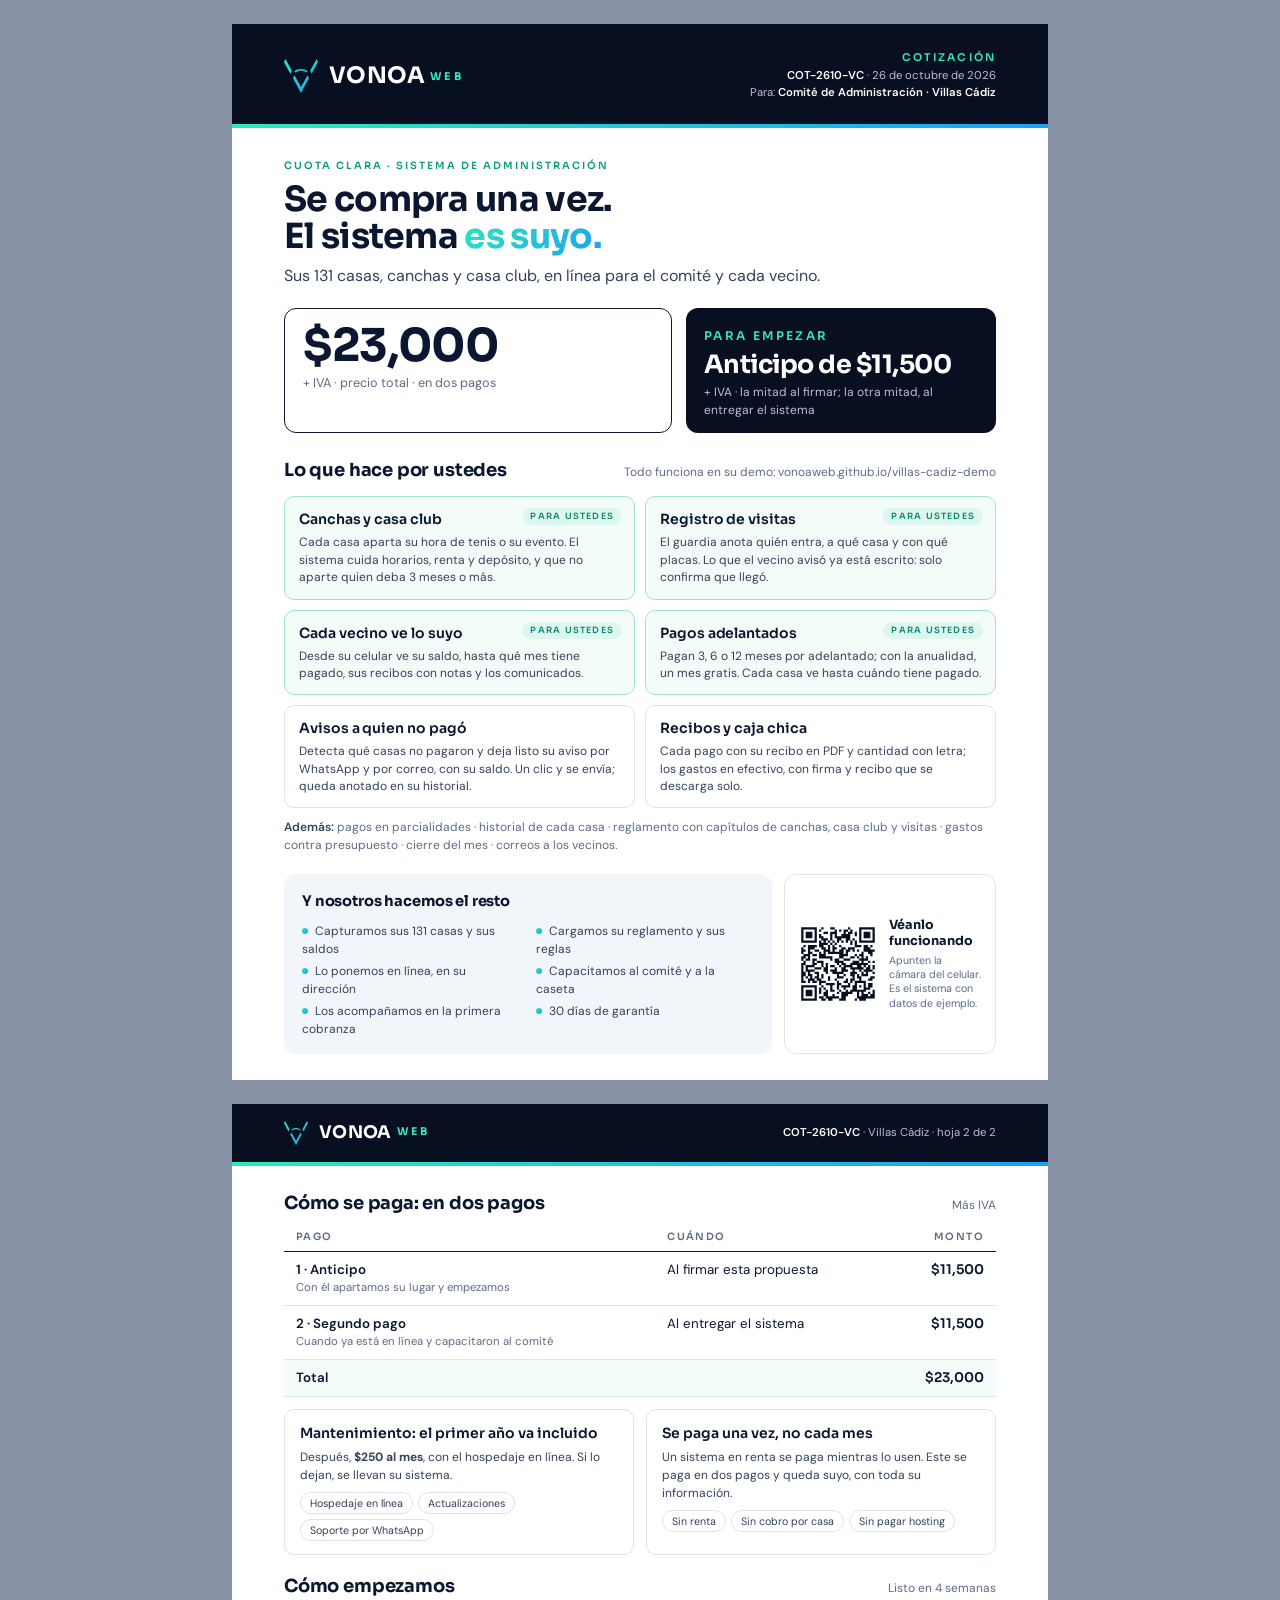
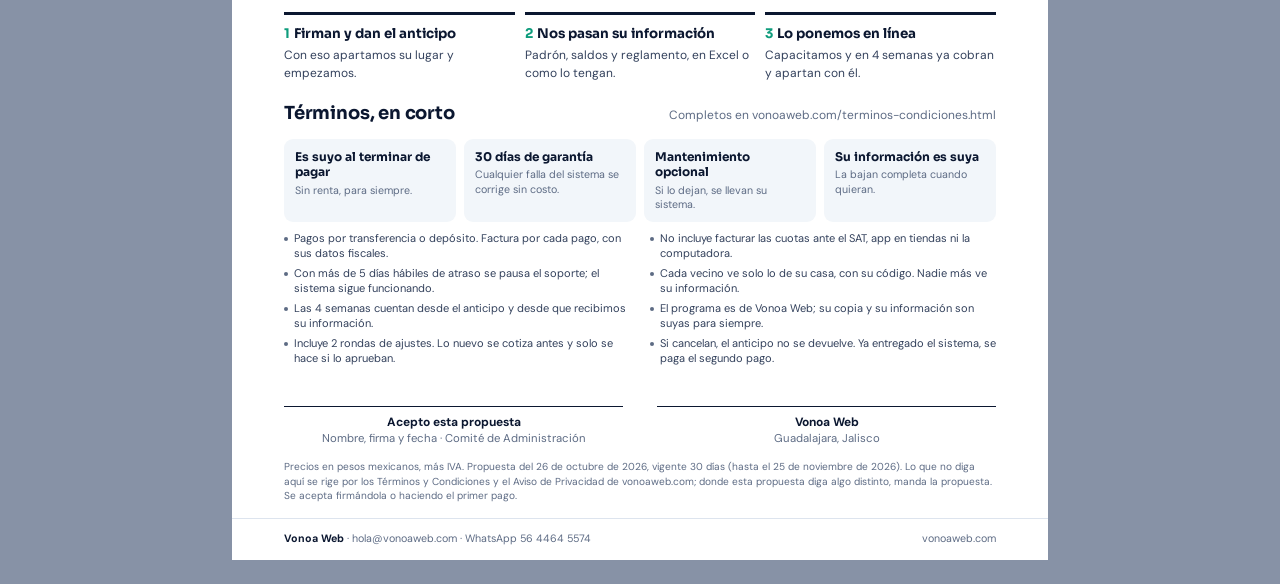
<file: cotizacion/pdf.html>
<!doctype html>
<html lang="es-MX">
<head>
<meta charset="utf-8">
<meta name="viewport" content="width=device-width, initial-scale=1">
<title>Cotización Villas Cádiz · Vonoa Web</title>
<!-- Versión imprimible de la cotización: dos hojas carta. El PDF se genera con
     Edge sin ventana (ver ESTADO-DEL-PROYECTO.md). Los importes son los mismos
     del objeto PROPUESTA de index.html: si cambia uno, cambia aquí también. -->
<link rel="preconnect" href="https://fonts.googleapis.com">
<link rel="preconnect" href="https://fonts.gstatic.com" crossorigin>
<link rel="stylesheet" href="https://fonts.googleapis.com/css2?family=Sora:wght@400;600;700&family=DM+Sans:wght@400;500;600;700&display=swap">
<style>
@page{size:letter;margin:0}
:root{
  --deep:#070F21; --navy:#02215D; --cyan:#2EE9B9; --blue:#1CA0F4;
  --ink:#0B1730; --ink-2:#33415C; --muted:#5D6B84; --line:#DDE4EE; --soft:#F2F6FA;
  --grad:linear-gradient(135deg,#2EE9B9 0%,#1CA0F4 100%);
  --display:'Sora',system-ui,sans-serif; --body:'DM Sans',system-ui,sans-serif;
}
*{box-sizing:border-box;-webkit-print-color-adjust:exact;print-color-adjust:exact}
html,body{margin:0;background:#8792A6}
body{font-family:var(--body);color:var(--ink);font-size:10.5pt;line-height:1.5}
h1,h2,h3,p{margin:0}
.hoja{
  width:8.5in;height:11in;margin:24px auto;background:#fff;position:relative;overflow:hidden;
  display:flex;flex-direction:column;
}
@media print{html,body{background:#fff}.hoja{margin:0;page-break-after:always;break-after:page}.hoja:last-child{page-break-after:auto;break-after:auto}}

/* ---------- Banda de marca ---------- */
.banda{background:var(--deep);color:#fff;padding:26px 52px 22px;display:flex;align-items:center;justify-content:space-between;gap:20px}
.marca{display:flex;align-items:center;gap:11px}
.wm{font-family:var(--display);font-weight:700;font-size:17pt;letter-spacing:.02em}
.wm em{font-style:normal;color:var(--cyan);font-size:8pt;letter-spacing:.3em;margin-left:5px;vertical-align:3px}
.datos{text-align:right;font-size:8.5pt;color:#B6C2D8;line-height:1.55}
.datos b{display:block;font-family:var(--display);font-size:8pt;letter-spacing:.2em;color:var(--cyan);font-weight:600}
.datos strong{color:#fff;font-weight:600}
.hilo{height:4px;background:var(--grad)}
.banda--chica{padding:16px 52px}
.banda--chica .wm{font-size:13pt}

.cuerpo{padding:30px 52px 0;flex:1 1 auto;display:flex;flex-direction:column}
.eyebrow{font-family:var(--display);font-size:7.5pt;font-weight:600;letter-spacing:.2em;text-transform:uppercase;color:#0E9C7C}
h1{font-family:var(--display);font-weight:700;font-size:26pt;line-height:1.08;letter-spacing:-.02em;margin-top:8px}
.grad{background:var(--grad);-webkit-background-clip:text;background-clip:text;color:transparent;padding-right:.06em;-webkit-box-decoration-break:clone;box-decoration-break:clone}
.lead{margin-top:8px;font-size:12pt;color:var(--ink-2)}

/* ---------- Precio ---------- */
.precio{margin-top:20px;display:grid;grid-template-columns:1.25fr 1fr;gap:14px}
.precio__total{border:1.5px solid var(--ink);border-radius:12px;padding:14px 18px}
.precio__n{font-family:var(--display);font-weight:700;font-size:34pt;letter-spacing:-.03em;line-height:1}
.precio__u{display:block;margin-top:5px;font-size:9.5pt;color:var(--muted)}
.precio__anticipo{background:var(--deep);color:#fff;border-radius:12px;padding:14px 18px}
.precio__anticipo .eyebrow{color:var(--cyan)}
.precio__anticipo strong{display:block;font-family:var(--display);font-size:19pt;letter-spacing:-.02em;margin-top:6px;line-height:1.1}
.precio__anticipo span{display:block;margin-top:5px;font-size:9pt;color:#B6C2D8}

/* ---------- Lo que hace ---------- */
h2{font-family:var(--display);font-weight:700;font-size:13.5pt;letter-spacing:-.01em}
.sec{margin-top:24px}
.hoja + .hoja .sec{margin-top:18px}
.sec__head{display:flex;align-items:baseline;justify-content:space-between;gap:12px;margin-bottom:12px}
.sec__head p{font-size:9pt;color:var(--muted)}
.funciones{display:grid;grid-template-columns:1fr 1fr;gap:10px}
.f{border:1px solid var(--line);border-radius:10px;padding:12px 14px 12px;position:relative}
.f--nuevo{border-color:#9FE3CF;background:#F3FCF9}
.f__tag{position:absolute;top:11px;right:12px;font-family:var(--display);font-size:6.5pt;font-weight:600;letter-spacing:.14em;
  color:#0E8A6E;background:#DDF7EF;border-radius:99px;padding:2px 8px}
.f h3{font-family:var(--display);font-size:10.5pt;font-weight:600;letter-spacing:-.005em;padding-right:52px}
.f p{margin-top:4px;font-size:9pt;line-height:1.45;color:var(--ink-2)}
.ademas{margin-top:10px;font-size:9pt;color:var(--muted)}
.ademas b{color:var(--ink-2);font-weight:600}

.cierre{margin-top:auto;margin-bottom:26px;display:grid;grid-template-columns:1fr 212px;gap:12px}
.trabajo{border-radius:12px;background:var(--soft);padding:16px 18px;display:flex;flex-direction:column;gap:10px}
.qrcaja{border:1px solid var(--line);border-radius:12px;padding:12px 14px;display:grid;grid-template-columns:78px 1fr;gap:12px;align-items:center}
.qrcaja svg{width:78px;height:78px;display:block}
.qrcaja b{display:block;font-family:var(--display);font-size:9.5pt;line-height:1.25}
.qrcaja span{display:block;margin-top:3px;font-size:8pt;color:var(--muted);line-height:1.35}
.trabajo h2{font-size:11pt}
.trabajo ul{list-style:none;margin:0;padding:0;display:grid;grid-template-columns:1fr 1fr;gap:4px 16px;font-size:9pt;color:var(--ink-2)}
.trabajo li::before{content:"";display:inline-block;width:6px;height:6px;border-radius:50%;background:var(--grad);margin-right:7px;vertical-align:1px}

/* ---------- Hoja 2 ---------- */
.planes{width:100%;border-collapse:separate;border-spacing:0;font-size:10pt}
.planes th{font-family:var(--display);font-size:7.5pt;font-weight:600;letter-spacing:.14em;text-transform:uppercase;color:var(--muted);
  text-align:left;padding:0 12px 7px;border-bottom:1.5px solid var(--ink)}
.planes td{padding:8px 12px;border-bottom:1px solid var(--line);vertical-align:top}
.planes .n{font-family:var(--display);font-weight:600;white-space:nowrap;text-align:right}
.planes th.n{text-align:right}
.planes .nom{font-weight:600}
.planes small{display:block;color:var(--muted);font-size:8.5pt;font-weight:400}
.planes tr.destacado td{background:#F3FCF9}

.dos{display:grid;grid-template-columns:1fr 1fr;gap:12px;margin-top:12px}
.caja{border:1px solid var(--line);border-radius:10px;padding:13px 15px}
.caja h3{font-family:var(--display);font-size:10.5pt;font-weight:600}
.caja p{margin-top:4px;font-size:9pt;color:var(--ink-2)}
.chips{display:flex;flex-wrap:wrap;gap:5px;margin-top:8px}
.chips span{font-size:8pt;border:1px solid var(--line);border-radius:99px;padding:2px 9px;color:var(--ink-2)}
.comp{display:flex;flex-direction:column;gap:7px;margin-top:9px}
.comp__fila{display:grid;grid-template-columns:62px 1fr auto;gap:8px;align-items:center;font-size:8.5pt;color:var(--ink-2)}
.comp__barra{height:8px;border-radius:4px;background:#EEF2F7;overflow:hidden}
.comp__barra i{display:block;height:100%;border-radius:4px;background:#C2CCDA}
.comp__barra i.v{background:var(--grad)}
.comp__fila b{font-family:var(--display);font-weight:600;color:var(--ink);font-size:9pt}
.comp__ahorro{margin-top:6px;font-size:9pt}
.comp__ahorro strong{color:#0E8A6E}

.pasos{list-style:none;margin:0;padding:0;display:grid;grid-template-columns:repeat(3,1fr);gap:10px}
.pasos li{border-top:3px solid var(--ink);padding-top:9px;font-size:9pt;color:var(--ink-2)}
.pasos b{display:block;font-family:var(--display);font-size:10pt;color:var(--ink);margin-bottom:2px}
.pasos em{font-style:normal;font-family:var(--display);font-weight:700;color:#0E9C7C;margin-right:4px}

.claves{display:grid;grid-template-columns:repeat(4,1fr);gap:8px}
.claves div{background:var(--soft);border-radius:9px;padding:10px 11px}
.claves b{display:block;font-family:var(--display);font-size:9pt;line-height:1.3}
.claves span{display:block;margin-top:3px;font-size:8pt;color:var(--muted);line-height:1.35}
.terminos{margin-top:9px;columns:2;column-gap:20px;font-size:8.3pt;color:var(--ink-2);padding:0;list-style:none}
.terminos li{break-inside:avoid;margin-bottom:4px;padding-left:10px;position:relative;line-height:1.4}
.terminos li::before{content:"";position:absolute;left:0;top:6px;width:4px;height:4px;border-radius:50%;background:var(--muted)}

.firmas{display:grid;grid-template-columns:1fr 1fr;gap:34px;margin-top:auto;padding-top:14px}
.firma{border-top:1px solid var(--ink);padding-top:6px;font-size:8.5pt;color:var(--muted);text-align:center}
.firma b{display:block;color:var(--ink);font-size:9pt}
.letra{margin-top:12px;font-size:7.6pt;color:var(--muted);line-height:1.45}
.pie{margin-top:14px;padding:11px 52px 14px;border-top:1px solid var(--line);display:flex;justify-content:space-between;font-size:8pt;color:var(--muted)}
.pie b{color:var(--ink)}
</style>
</head>
<body>

<!-- ===================== HOJA 1 ===================== -->
<section class="hoja">
  <header class="banda">
    <div class="marca">
      <svg viewBox="0 0 210 210" width="34" height="34" aria-hidden="true">
        <defs><linearGradient id="lg" x1="0" y1="0" x2="1" y2="1"><stop offset="0" stop-color="#2EE9B9"/><stop offset="1" stop-color="#1CA0F4"/></linearGradient></defs>
        <path fill="url(#lg)" fill-rule="evenodd" d="M 0 18 L 39 91 L 49 72 L 9 0 L 0 18 Z M 161 72 L 171 91 L 210 18 L 201 0 L 161 72 Z M 63 77 L 72 84 C 89 68 121 68 140 84 L 147 77 C 135 65 121 61 105 61 C 89 61 75 65 63 77 Z M 105 173 L 65 100 L 56 119 L 105 210 L 154 119 L 145 100 L 105 173 Z"/>
      </svg>
      <span class="wm">VONOA<em>WEB</em></span>
    </div>
    <div class="datos">
      <b>COTIZACIÓN</b>
      <strong>COT-2610-VC</strong> · 26 de octubre de 2026<br>
      Para: <strong>Comité de Administración · Villas Cádiz</strong>
    </div>
  </header>
  <div class="hilo"></div>

  <div class="cuerpo">
    <p class="eyebrow">Cuota Clara · sistema de administración</p>
    <h1>Se compra una vez.<br>El sistema <span class="grad">es suyo.</span></h1>
    <p class="lead">Sus 131 casas, canchas y casa club, en línea para el comité y cada vecino.</p>

    <div class="precio">
      <div class="precio__total">
        <span class="precio__n">$23,000</span>
        <span class="precio__u">+ IVA · precio total · en dos pagos</span>
      </div>
      <div class="precio__anticipo">
        <span class="eyebrow">Para empezar</span>
        <strong>Anticipo de $11,500</strong>
        <span>+ IVA · la mitad al firmar; la otra mitad, al entregar el sistema</span>
      </div>
    </div>

    <div class="sec">
      <div class="sec__head">
        <h2>Lo que hace por ustedes</h2>
        <p>Todo funciona en su demo: vonoaweb.github.io/villas-cadiz-demo</p>
      </div>
      <div class="funciones">
        <div class="f f--nuevo"><span class="f__tag">PARA USTEDES</span>
          <h3>Canchas y casa club</h3>
          <p>Cada casa aparta su hora de tenis o su evento. El sistema cuida horarios, renta y depósito, y que no aparte quien deba 3 meses o más.</p></div>
        <div class="f f--nuevo"><span class="f__tag">PARA USTEDES</span>
          <h3>Registro de visitas</h3>
          <p>El guardia anota quién entra, a qué casa y con qué placas. Lo que el vecino avisó ya está escrito: solo confirma que llegó.</p></div>
        <div class="f f--nuevo"><span class="f__tag">PARA USTEDES</span>
          <h3>Cada vecino ve lo suyo</h3>
          <p>Desde su celular ve su saldo, hasta qué mes tiene pagado, sus recibos con notas y los comunicados.</p></div>
        <div class="f f--nuevo"><span class="f__tag">PARA USTEDES</span>
          <h3>Pagos adelantados</h3>
          <p>Pagan 3, 6 o 12 meses por adelantado; con la anualidad, un mes gratis. Cada casa ve hasta cuándo tiene pagado.</p></div>
        <div class="f">
          <h3>Avisos a quien no pagó</h3>
          <p>Detecta qué casas no pagaron y deja listo su aviso por WhatsApp y por correo, con su saldo. Un clic y se envía; queda anotado en su historial.</p></div>
        <div class="f">
          <h3>Recibos y caja chica</h3>
          <p>Cada pago con su recibo en PDF y cantidad con letra; los gastos en efectivo, con firma y recibo que se descarga solo.</p></div>
      </div>
      <p class="ademas"><b>Además:</b> pagos en parcialidades · historial de cada casa · reglamento con capítulos de canchas, casa club y visitas · gastos contra presupuesto · cierre del mes · correos a los vecinos.</p>
    </div>

    <div class="cierre">
      <div class="trabajo">
        <h2>Y nosotros hacemos el resto</h2>
        <ul>
          <li>Capturamos sus 131 casas y sus saldos</li>
          <li>Cargamos su reglamento y sus reglas</li>
          <li>Lo ponemos en línea, en su dirección</li>
          <li>Capacitamos al comité y a la caseta</li>
          <li>Los acompañamos en la primera cobranza</li>
          <li>30 días de garantía</li>
        </ul>
      </div>
      <div class="qrcaja">
        <svg xmlns="http://www.w3.org/2000/svg" viewBox="0 0 35 35" class="qr"><path stroke="#070f21" d="M1 1.5h7m2 0h1m3 0h2m6 0h1m4 0h7m-33 1h1m5 0h1m1 0h1m6 0h1m1 0h1m1 0h2m1 0h1m3 0h1m5 0h1m-33 1h1m1 0h3m1 0h1m3 0h2m1 0h3m3 0h1m1 0h2m1 0h1m1 0h1m1 0h3m1 0h1m-33 1h1m1 0h3m1 0h1m1 0h1m4 0h1m1 0h1m2 0h4m2 0h1m1 0h1m1 0h3m1 0h1m-33 1h1m1 0h3m1 0h1m1 0h2m3 0h1m1 0h7m4 0h1m1 0h3m1 0h1m-33 1h1m5 0h1m2 0h3m1 0h1m2 0h2m2 0h2m1 0h1m2 0h1m5 0h1m-33 1h7m1 0h1m1 0h1m1 0h1m1 0h1m1 0h1m1 0h1m1 0h1m1 0h1m1 0h1m1 0h7m-25 1h4m1 0h1m1 0h1m6 0h1m1 0h1m-24 1h1m1 0h4m1 0h2m2 0h1m1 0h1m2 0h1m6 0h3m1 0h2m1 0h1m-32 1h1m2 0h3m3 0h2m1 0h1m1 0h2m2 0h2m1 0h3m4 0h3m-31 1h2m1 0h1m2 0h2m2 0h3m1 0h1m2 0h2m1 0h2m1 0h1m1 0h1m2 0h5m-33 1h1m2 0h2m3 0h1m1 0h1m1 0h7m1 0h1m6 0h1m2 0h2m-31 1h3m1 0h2m1 0h3m6 0h4m3 0h1m1 0h2m3 0h1m-32 1h2m1 0h1m4 0h6m3 0h2m3 0h2m1 0h1m1 0h1m1 0h1m-30 1h1m1 0h2m1 0h2m6 0h1m1 0h2m2 0h3m4 0h4m-29 1h1m3 0h1m1 0h3m5 0h4m4 0h3m1 0h1m2 0h1m1 0h1m-33 1h2m3 0h2m2 0h1m1 0h1m4 0h1m1 0h2m2 0h8m-30 1h1m1 0h4m3 0h1m1 0h1m1 0h2m2 0h1m1 0h4m2 0h2m1 0h1m1 0h1m1 0h1m-33 1h1m1 0h1m3 0h3m1 0h2m3 0h1m2 0h2m2 0h6m1 0h2m1 0h1m-33 1h1m1 0h4m4 0h2m1 0h3m2 0h3m2 0h1m2 0h1m1 0h4m-32 1h2m1 0h1m2 0h2m3 0h1m2 0h5m3 0h3m2 0h1m1 0h1m2 0h1m-33 1h2m1 0h2m2 0h1m1 0h1m6 0h1m2 0h1m2 0h2m1 0h1m1 0h3m-30 1h1m1 0h1m1 0h1m1 0h2m1 0h1m2 0h1m3 0h3m4 0h1m1 0h2m4 0h2m-33 1h1m2 0h3m1 0h2m3 0h1m2 0h1m4 0h1m1 0h2m2 0h1m3 0h2m-32 1h2m1 0h1m1 0h2m1 0h3m5 0h1m2 0h2m1 0h1m1 0h5m-21 1h1m2 0h4m1 0h2m3 0h1m2 0h1m3 0h1m1 0h2m-32 1h7m2 0h1m3 0h1m2 0h1m1 0h4m1 0h2m1 0h1m1 0h1m1 0h2m-32 1h1m5 0h1m1 0h1m1 0h1m2 0h1m2 0h1m2 0h1m3 0h2m3 0h3m-31 1h1m1 0h3m1 0h1m1 0h1m2 0h1m1 0h2m2 0h1m2 0h1m1 0h7m3 0h1m-33 1h1m1 0h3m1 0h1m1 0h1m1 0h2m4 0h1m1 0h5m2 0h1m1 0h1m2 0h1m1 0h1m-33 1h1m1 0h3m1 0h1m3 0h2m2 0h1m3 0h3m4 0h1m1 0h3m1 0h2m-33 1h1m5 0h1m1 0h2m1 0h6m1 0h2m5 0h8m-33 1h7m2 0h2m1 0h2m3 0h3m4 0h1m1 0h3"/></svg>
        <div><b>Véanlo funcionando</b><span>Apunten la cámara del celular. Es el sistema con datos de ejemplo.</span></div>
      </div>
    </div>
  </div>
</section>

<!-- ===================== HOJA 2 ===================== -->
<section class="hoja">
  <header class="banda banda--chica">
    <div class="marca">
      <svg viewBox="0 0 210 210" width="24" height="24" aria-hidden="true">
        <path fill="url(#lg)" fill-rule="evenodd" d="M 0 18 L 39 91 L 49 72 L 9 0 L 0 18 Z M 161 72 L 171 91 L 210 18 L 201 0 L 161 72 Z M 63 77 L 72 84 C 89 68 121 68 140 84 L 147 77 C 135 65 121 61 105 61 C 89 61 75 65 63 77 Z M 105 173 L 65 100 L 56 119 L 105 210 L 154 119 L 145 100 L 105 173 Z"/>
      </svg>
      <span class="wm">VONOA<em>WEB</em></span>
    </div>
    <div class="datos"><strong>COT-2610-VC</strong> · Villas Cádiz · hoja 2 de 2</div>
  </header>
  <div class="hilo"></div>

  <div class="cuerpo" style="padding-top:24px">
    <div class="sec" style="margin-top:0">
      <div class="sec__head"><h2>Cómo se paga: en dos pagos</h2><p>Más IVA</p></div>
      <table class="planes">
        <thead><tr><th>Pago</th><th>Cuándo</th><th class="n">Monto</th></tr></thead>
        <tbody>
          <tr><td class="nom">1 · Anticipo<small>Con él apartamos su lugar y empezamos</small></td>
            <td>Al firmar esta propuesta</td><td class="n">$11,500</td></tr>
          <tr><td class="nom">2 · Segundo pago<small>Cuando ya está en línea y capacitaron al comité</small></td>
            <td>Al entregar el sistema</td><td class="n">$11,500</td></tr>
          <tr class="destacado"><td class="nom">Total</td><td></td><td class="n">$23,000</td></tr>
        </tbody>
      </table>
    </div>

    <div class="dos">
      <div class="caja">
        <h3>Mantenimiento: el primer año va incluido</h3>
        <p>Después, <b>$250 al mes</b>, con el hospedaje en línea. Si lo dejan, se llevan su sistema.</p>
        <div class="chips"><span>Hospedaje en línea</span><span>Actualizaciones</span><span>Soporte por WhatsApp</span></div>
      </div>
      <div class="caja">
        <h3>Se paga una vez, no cada mes</h3>
        <p>Un sistema en renta se paga mientras lo usen. Este se paga en dos pagos y queda suyo, con toda su información.</p>
        <div class="chips"><span>Sin renta</span><span>Sin cobro por casa</span><span>Sin pagar hosting</span></div>
      </div>
    </div>

    <div class="sec">
      <div class="sec__head"><h2>Cómo empezamos</h2><p>Listo en 4 semanas</p></div>
      <ol class="pasos">
        <li><b><em>1</em>Firman y dan el anticipo</b>Con eso apartamos su lugar y empezamos.</li>
        <li><b><em>2</em>Nos pasan su información</b>Padrón, saldos y reglamento, en Excel o como lo tengan.</li>
        <li><b><em>3</em>Lo ponemos en línea</b>Capacitamos y en 4 semanas ya cobran y apartan con él.</li>
      </ol>
    </div>

    <div class="sec">
      <div class="sec__head"><h2>Términos, en corto</h2><p>Completos en vonoaweb.com/terminos-condiciones.html</p></div>
      <div class="claves">
        <div><b>Es suyo al terminar de pagar</b><span>Sin renta, para siempre.</span></div>
        <div><b>30 días de garantía</b><span>Cualquier falla del sistema se corrige sin costo.</span></div>
        <div><b>Mantenimiento opcional</b><span>Si lo dejan, se llevan su sistema.</span></div>
        <div><b>Su información es suya</b><span>La bajan completa cuando quieran.</span></div>
      </div>
      <ul class="terminos">
        <li>Pagos por transferencia o depósito. Factura por cada pago, con sus datos fiscales.</li>
        <li>Con más de 5 días hábiles de atraso se pausa el soporte; el sistema sigue funcionando.</li>
        <li>Las 4 semanas cuentan desde el anticipo y desde que recibimos su información.</li>
        <li>Incluye 2 rondas de ajustes. Lo nuevo se cotiza antes y solo se hace si lo aprueban.</li>
        <li>No incluye facturar las cuotas ante el SAT, app en tiendas ni la computadora.</li>
        <li>Cada vecino ve solo lo de su casa, con su código. Nadie más ve su información.</li>
        <li>El programa es de Vonoa Web; su copia y su información son suyas para siempre.</li>
        <li>Si cancelan, el anticipo no se devuelve. Ya entregado el sistema, se paga el segundo pago.</li>
      </ul>
    </div>

    <div class="firmas">
      <div class="firma"><b>Acepto esta propuesta</b>Nombre, firma y fecha · Comité de Administración</div>
      <div class="firma"><b>Vonoa Web</b>Guadalajara, Jalisco</div>
    </div>

    <p class="letra">Precios en pesos mexicanos, más IVA. Propuesta del 26 de octubre de 2026, vigente 30 días (hasta el 25 de noviembre de 2026).
      Lo que no diga aquí se rige por los Términos y Condiciones y el Aviso de Privacidad de vonoaweb.com; donde esta propuesta diga algo distinto, manda la propuesta.
      Se acepta firmándola o haciendo el primer pago.</p>
  </div>

  <footer class="pie">
    <span><b>Vonoa Web</b> · hola@vonoaweb.com · WhatsApp 56 4464 5574</span>
    <span>vonoaweb.com</span>
  </footer>
</section>

</body>
</html>
</file>
<file: css/fuentes.css>
/* fuentes.css — IBM Plex dentro del sistema (SIL Open Font License), para que se vea igual sin internet. */
@font-face {
  font-family: 'IBM Plex Mono';
  font-style: normal;
  font-weight: 400;
  font-display: swap;
  src: url(fuentes/IBMPlexMono-400-latin-ext.woff2) format('woff2');
  unicode-range: U+0100-02BA, U+02BD-02C5, U+02C7-02CC, U+02CE-02D7, U+02DD-02FF, U+0304, U+0308, U+0329, U+1D00-1DBF, U+1E00-1E9F, U+1EF2-1EFF, U+2020, U+20A0-20AB, U+20AD-20C4, U+2113, U+2C60-2C7F, U+A720-A7FF;
}
@font-face {
  font-family: 'IBM Plex Mono';
  font-style: normal;
  font-weight: 400;
  font-display: swap;
  src: url(fuentes/IBMPlexMono-400-latin.woff2) format('woff2');
  unicode-range: U+0000-00FF, U+0131, U+0152-0153, U+02BB-02BC, U+02C6, U+02DA, U+02DC, U+0304, U+0308, U+0329, U+2000-206F, U+20AC, U+2122, U+2191, U+2193, U+2212, U+2215, U+FEFF, U+FFFD;
}
@font-face {
  font-family: 'IBM Plex Mono';
  font-style: normal;
  font-weight: 500;
  font-display: swap;
  src: url(fuentes/IBMPlexMono-500-latin-ext.woff2) format('woff2');
  unicode-range: U+0100-02BA, U+02BD-02C5, U+02C7-02CC, U+02CE-02D7, U+02DD-02FF, U+0304, U+0308, U+0329, U+1D00-1DBF, U+1E00-1E9F, U+1EF2-1EFF, U+2020, U+20A0-20AB, U+20AD-20C4, U+2113, U+2C60-2C7F, U+A720-A7FF;
}
@font-face {
  font-family: 'IBM Plex Mono';
  font-style: normal;
  font-weight: 500;
  font-display: swap;
  src: url(fuentes/IBMPlexMono-500-latin.woff2) format('woff2');
  unicode-range: U+0000-00FF, U+0131, U+0152-0153, U+02BB-02BC, U+02C6, U+02DA, U+02DC, U+0304, U+0308, U+0329, U+2000-206F, U+20AC, U+2122, U+2191, U+2193, U+2212, U+2215, U+FEFF, U+FFFD;
}
@font-face {
  font-family: 'IBM Plex Mono';
  font-style: normal;
  font-weight: 600;
  font-display: swap;
  src: url(fuentes/IBMPlexMono-600-latin-ext.woff2) format('woff2');
  unicode-range: U+0100-02BA, U+02BD-02C5, U+02C7-02CC, U+02CE-02D7, U+02DD-02FF, U+0304, U+0308, U+0329, U+1D00-1DBF, U+1E00-1E9F, U+1EF2-1EFF, U+2020, U+20A0-20AB, U+20AD-20C4, U+2113, U+2C60-2C7F, U+A720-A7FF;
}
@font-face {
  font-family: 'IBM Plex Mono';
  font-style: normal;
  font-weight: 600;
  font-display: swap;
  src: url(fuentes/IBMPlexMono-600-latin.woff2) format('woff2');
  unicode-range: U+0000-00FF, U+0131, U+0152-0153, U+02BB-02BC, U+02C6, U+02DA, U+02DC, U+0304, U+0308, U+0329, U+2000-206F, U+20AC, U+2122, U+2191, U+2193, U+2212, U+2215, U+FEFF, U+FFFD;
}
@font-face {
  font-family: 'IBM Plex Sans';
  font-style: normal;
  font-weight: 400;
  font-stretch: 100%;
  font-display: swap;
  src: url(fuentes/IBMPlexSans-400-latin-ext.woff2) format('woff2');
  unicode-range: U+0100-02BA, U+02BD-02C5, U+02C7-02CC, U+02CE-02D7, U+02DD-02FF, U+0304, U+0308, U+0329, U+1D00-1DBF, U+1E00-1E9F, U+1EF2-1EFF, U+2020, U+20A0-20AB, U+20AD-20C4, U+2113, U+2C60-2C7F, U+A720-A7FF;
}
@font-face {
  font-family: 'IBM Plex Sans';
  font-style: normal;
  font-weight: 400;
  font-stretch: 100%;
  font-display: swap;
  src: url(fuentes/IBMPlexSans-400-latin.woff2) format('woff2');
  unicode-range: U+0000-00FF, U+0131, U+0152-0153, U+02BB-02BC, U+02C6, U+02DA, U+02DC, U+0304, U+0308, U+0329, U+2000-206F, U+20AC, U+2122, U+2191, U+2193, U+2212, U+2215, U+FEFF, U+FFFD;
}
@font-face {
  font-family: 'IBM Plex Sans';
  font-style: normal;
  font-weight: 500;
  font-stretch: 100%;
  font-display: swap;
  src: url(fuentes/IBMPlexSans-500-latin-ext.woff2) format('woff2');
  unicode-range: U+0100-02BA, U+02BD-02C5, U+02C7-02CC, U+02CE-02D7, U+02DD-02FF, U+0304, U+0308, U+0329, U+1D00-1DBF, U+1E00-1E9F, U+1EF2-1EFF, U+2020, U+20A0-20AB, U+20AD-20C4, U+2113, U+2C60-2C7F, U+A720-A7FF;
}
@font-face {
  font-family: 'IBM Plex Sans';
  font-style: normal;
  font-weight: 500;
  font-stretch: 100%;
  font-display: swap;
  src: url(fuentes/IBMPlexSans-500-latin.woff2) format('woff2');
  unicode-range: U+0000-00FF, U+0131, U+0152-0153, U+02BB-02BC, U+02C6, U+02DA, U+02DC, U+0304, U+0308, U+0329, U+2000-206F, U+20AC, U+2122, U+2191, U+2193, U+2212, U+2215, U+FEFF, U+FFFD;
}
@font-face {
  font-family: 'IBM Plex Sans';
  font-style: normal;
  font-weight: 600;
  font-stretch: 100%;
  font-display: swap;
  src: url(fuentes/IBMPlexSans-600-latin-ext.woff2) format('woff2');
  unicode-range: U+0100-02BA, U+02BD-02C5, U+02C7-02CC, U+02CE-02D7, U+02DD-02FF, U+0304, U+0308, U+0329, U+1D00-1DBF, U+1E00-1E9F, U+1EF2-1EFF, U+2020, U+20A0-20AB, U+20AD-20C4, U+2113, U+2C60-2C7F, U+A720-A7FF;
}
@font-face {
  font-family: 'IBM Plex Sans';
  font-style: normal;
  font-weight: 600;
  font-stretch: 100%;
  font-display: swap;
  src: url(fuentes/IBMPlexSans-600-latin.woff2) format('woff2');
  unicode-range: U+0000-00FF, U+0131, U+0152-0153, U+02BB-02BC, U+02C6, U+02DA, U+02DC, U+0304, U+0308, U+0329, U+2000-206F, U+20AC, U+2122, U+2191, U+2193, U+2212, U+2215, U+FEFF, U+FFFD;
}
@font-face {
  font-family: 'IBM Plex Sans';
  font-style: normal;
  font-weight: 700;
  font-stretch: 100%;
  font-display: swap;
  src: url(fuentes/IBMPlexSans-700-latin-ext.woff2) format('woff2');
  unicode-range: U+0100-02BA, U+02BD-02C5, U+02C7-02CC, U+02CE-02D7, U+02DD-02FF, U+0304, U+0308, U+0329, U+1D00-1DBF, U+1E00-1E9F, U+1EF2-1EFF, U+2020, U+20A0-20AB, U+20AD-20C4, U+2113, U+2C60-2C7F, U+A720-A7FF;
}
@font-face {
  font-family: 'IBM Plex Sans';
  font-style: normal;
  font-weight: 700;
  font-stretch: 100%;
  font-display: swap;
  src: url(fuentes/IBMPlexSans-700-latin.woff2) format('woff2');
  unicode-range: U+0000-00FF, U+0131, U+0152-0153, U+02BB-02BC, U+02C6, U+02DA, U+02DC, U+0304, U+0308, U+0329, U+2000-206F, U+20AC, U+2122, U+2191, U+2193, U+2212, U+2215, U+FEFF, U+FFFD;
}
@font-face {
  font-family: 'IBM Plex Serif';
  font-style: normal;
  font-weight: 600;
  font-display: swap;
  src: url(fuentes/IBMPlexSerif-600-latin-ext.woff2) format('woff2');
  unicode-range: U+0100-02BA, U+02BD-02C5, U+02C7-02CC, U+02CE-02D7, U+02DD-02FF, U+0304, U+0308, U+0329, U+1D00-1DBF, U+1E00-1E9F, U+1EF2-1EFF, U+2020, U+20A0-20AB, U+20AD-20C4, U+2113, U+2C60-2C7F, U+A720-A7FF;
}
@font-face {
  font-family: 'IBM Plex Serif';
  font-style: normal;
  font-weight: 600;
  font-display: swap;
  src: url(fuentes/IBMPlexSerif-600-latin.woff2) format('woff2');
  unicode-range: U+0000-00FF, U+0131, U+0152-0153, U+02BB-02BC, U+02C6, U+02DA, U+02DC, U+0304, U+0308, U+0329, U+2000-206F, U+20AC, U+2122, U+2191, U+2193, U+2212, U+2215, U+FEFF, U+FFFD;
}
@font-face {
  font-family: 'IBM Plex Serif';
  font-style: normal;
  font-weight: 700;
  font-display: swap;
  src: url(fuentes/IBMPlexSerif-700-latin-ext.woff2) format('woff2');
  unicode-range: U+0100-02BA, U+02BD-02C5, U+02C7-02CC, U+02CE-02D7, U+02DD-02FF, U+0304, U+0308, U+0329, U+1D00-1DBF, U+1E00-1E9F, U+1EF2-1EFF, U+2020, U+20A0-20AB, U+20AD-20C4, U+2113, U+2C60-2C7F, U+A720-A7FF;
}
@font-face {
  font-family: 'IBM Plex Serif';
  font-style: normal;
  font-weight: 700;
  font-display: swap;
  src: url(fuentes/IBMPlexSerif-700-latin.woff2) format('woff2');
  unicode-range: U+0000-00FF, U+0131, U+0152-0153, U+02BB-02BC, U+02C6, U+02DA, U+02DC, U+0304, U+0308, U+0329, U+2000-206F, U+20AC, U+2122, U+2191, U+2193, U+2212, U+2215, U+FEFF, U+FFFD;
}
</file>
<file: css/app.css>
/* ============================================================
   Cuota Clara - hoja de estilo unica
   Tokens -> primitivos -> layout -> componentes -> vistas -> print
   ============================================================ */

/* ---------- 1. Tokens: paleta clara (base) ---------- */
:root{
  --paper:#F2F4F6;
  --surface:#FFFFFF;
  --surface-2:#F7F9FB;
  --surface-3:#EDF1F5;
  --ink:#111A22;
  --ink-2:#37495A;
  --muted:#66798A;
  --rule:#DCE3E9;
  --rule-2:#C3CED7;

  --accent:#1B3A5C;
  --accent-2:#2F5C8A;
  --on-accent:#FFFFFF;
  --accent-soft:#E4EBF2;

  --good:#1A6E45; --good-soft:#DFEFE6; --good-line:#9BCBAF;
  --warn:#8A5A12; --warn-soft:#F6EBD6; --warn-line:#D9B978;
  --crit:#9C2F28; --crit-soft:#F7E2E0; --crit-line:#DFA5A0;

  --shadow-1:0 1px 2px rgba(17,26,34,.05);
  --shadow-2:0 2px 4px rgba(17,26,34,.06), 0 12px 28px -16px rgba(17,26,34,.28);

  --f-sans:"IBM Plex Sans", system-ui, -apple-system, "Segoe UI", sans-serif;
  --f-serif:"IBM Plex Serif", Georgia, "Times New Roman", serif;
  --f-mono:"IBM Plex Mono", ui-monospace, "SFMono-Regular", Consolas, monospace;

  /* Series de grafica: misma familia, distinto valor. No son semanticas. */
  --c-serie-1:#1B3A5C;
  --c-serie-2:#93ACC2;

  --on-strong:#FFFFFF;      /* texto sobre un fondo de color fuerte (verde, rojo) */
  color-scheme:light;       /* calendarios, listas y barras del navegador en claro */

  --r-sm:6px; --r-md:10px; --r-lg:14px;
  --gutter:clamp(16px, 3.2vw, 34px);
}

/* ---------- 2. Tokens: paleta oscura ---------- */
@media (prefers-color-scheme: dark){
  :root:not([data-theme="light"]){
    --paper:#0B1117;
    --surface:#131C24;
    --surface-2:#18232C;
    --surface-3:#1E2B35;
    --ink:#E6EEF5;
    --ink-2:#B4C5D2;
    --muted:#8195A4;
    --rule:#243541;
    --rule-2:#31485A;

    --accent:#7DB2E3;
    --accent-2:#A3CBEF;
    --on-accent:#0B1117;
    --accent-soft:#1A2A38;

    --good:#5FC48D; --good-soft:#132A20; --good-line:#2D6B4B;
    --warn:#DCAC60; --warn-soft:#2B2416; --warn-line:#6E5827;
    --crit:#EC8B82; --crit-soft:#2F1E1D; --crit-line:#7A413C;

    --c-serie-1:#7DB2E3;
    --c-serie-2:#3F5D77;
    --on-strong:#0B1117;
    color-scheme:dark;

    --shadow-1:0 1px 2px rgba(0,0,0,.4);
    --shadow-2:0 2px 4px rgba(0,0,0,.35), 0 12px 28px -16px rgba(0,0,0,.8);
  }
}
:root[data-theme="dark"]{
  --paper:#0B1117;
  --surface:#131C24;
  --surface-2:#18232C;
  --surface-3:#1E2B35;
  --ink:#E6EEF5;
  --ink-2:#B4C5D2;
  --muted:#8195A4;
  --rule:#243541;
  --rule-2:#31485A;

  --accent:#7DB2E3;
  --accent-2:#A3CBEF;
  --on-accent:#0B1117;
  --accent-soft:#1A2A38;

  --good:#5FC48D; --good-soft:#132A20; --good-line:#2D6B4B;
  --warn:#DCAC60; --warn-soft:#2B2416; --warn-line:#6E5827;
  --crit:#EC8B82; --crit-soft:#2F1E1D; --crit-line:#7A413C;

  --c-serie-1:#7DB2E3;
  --c-serie-2:#3F5D77;
  --on-strong:#0B1117;
  color-scheme:dark;

  --shadow-1:0 1px 2px rgba(0,0,0,.4);
  --shadow-2:0 2px 4px rgba(0,0,0,.35), 0 12px 28px -16px rgba(0,0,0,.8);
}

/* ---------- 3. Primitivos ---------- */
*,*::before,*::after{box-sizing:border-box}
html,body{height:100%}
body{
  margin:0;
  background:var(--paper);
  color:var(--ink);
  font:400 14px/1.55 var(--f-sans);
  -webkit-font-smoothing:antialiased;
  text-rendering:optimizeLegibility;
}
h1,h2,h3,h4{margin:0;text-wrap:balance;letter-spacing:-.011em}
p{margin:0}
a{color:inherit;text-decoration:none}
img{max-width:100%}
[hidden]{display:none !important}
:focus-visible{outline:2px solid var(--accent-2);outline-offset:2px;border-radius:3px}
::selection{background:var(--accent-soft);color:var(--ink)}

svg.i{width:18px;height:18px;flex:none;fill:none;stroke:currentColor;stroke-width:1.6;stroke-linecap:round;stroke-linejoin:round}
svg.i--sm{width:15px;height:15px}

.num{font-family:var(--f-mono);font-variant-numeric:tabular-nums}
.mono{font-family:var(--f-mono)}
.eyebrow{font:600 10.5px/1.4 var(--f-sans);text-transform:uppercase;letter-spacing:.1em;color:var(--muted)}
.muted{color:var(--muted)}
.sr{position:absolute;width:1px;height:1px;overflow:hidden;clip:rect(0 0 0 0);white-space:nowrap}

/* ---------- 4. Layout ---------- */
.app{display:grid;grid-template-columns:250px minmax(0,1fr);min-height:100%}

.nav{
  position:sticky;top:0;align-self:start;
  max-height:100dvh;overflow-y:auto;
  display:flex;flex-direction:column;gap:6px;
  padding:20px 14px calc(16px + env(safe-area-inset-bottom,0px));
  background:var(--surface);
  border-right:1px solid var(--rule);
}
.nav__brand{display:flex;align-items:center;gap:11px;padding:2px 8px 18px}
.brand__mark{display:flex;align-items:flex-end;gap:2.5px;height:22px}
.brand__mark i{display:block;width:5px;background:var(--accent);border-radius:1.5px}
.brand__mark i:nth-child(1){height:11px;opacity:.45}
.brand__mark i:nth-child(2){height:17px;opacity:.72}
.brand__mark i:nth-child(3){height:22px}
.brand__text{display:flex;flex-direction:column;line-height:1.25;min-width:0}
.brand__text strong{font:600 15px/1.2 var(--f-sans);letter-spacing:-.015em}
.brand__text small{font-size:11.5px;color:var(--muted);overflow:hidden;text-overflow:ellipsis;white-space:nowrap}

.nav__list{display:flex;flex-direction:column;gap:1px}
.nav__item{
  display:flex;align-items:center;gap:10px;
  padding:8.5px 10px;border-radius:var(--r-sm);
  font-size:13.5px;font-weight:500;color:var(--ink-2);
}
.nav__item svg.i{color:var(--muted)}
.nav__item:hover{background:var(--surface-2);color:var(--ink)}
.nav__item.is-on{background:var(--accent-soft);color:var(--accent);font-weight:600}
.nav__item.is-on svg.i{color:var(--accent)}
.nav__badge{
  margin-left:auto;font:600 10.5px/1 var(--f-mono);font-style:normal;
  background:var(--crit-soft);color:var(--crit);
  padding:3.5px 6px;border-radius:999px;
}
.nav__foot{margin-top:auto;padding-top:16px;display:flex;flex-direction:column;gap:8px}
.nav__grupo{margin:14px 10px 4px;font:600 10px/1.3 var(--f-sans);text-transform:uppercase;letter-spacing:.11em;color:var(--muted)}
.nav__item--inicio{background:var(--good-soft);color:var(--good);border:1px solid var(--good-line);margin-bottom:4px}
.nav__item--inicio svg.i{color:var(--good)}
.nav__badge--ok{background:var(--good);color:var(--on-strong)}
.nav__usuario{display:flex;align-items:center;justify-content:space-between;gap:8px;padding:9px 10px;border:1px solid var(--rule);border-radius:var(--r-md)}
.nav__usuario span{display:flex;flex-direction:column;min-width:0;line-height:1.3}
.nav__usuario strong{font-size:12.5px;font-weight:600;overflow:hidden;text-overflow:ellipsis;white-space:nowrap}
.nav__usuario small{font-size:11px;color:var(--muted)}
.topbar__candado{display:inline-flex;align-items:center;gap:6px;margin-bottom:6px;padding:4px 9px;border-radius:99px;font-size:11.5px;font-weight:600;
  background:var(--warn-soft);color:var(--warn);border:1px solid var(--warn-line)}

/* La entrada con contraseña */
html.con-puerta .app{visibility:hidden}
.puerta{position:fixed;inset:0;z-index:100;display:grid;place-items:center;padding:20px;background:var(--paper);overflow-y:auto}
.puerta__caja{width:min(440px,100%);display:flex;flex-direction:column;gap:12px;padding:28px 26px;border:1px solid var(--rule);
  border-radius:var(--r-lg);background:var(--surface);box-shadow:var(--shadow-2)}
.puerta__logo{max-height:70px;max-width:220px;object-fit:contain;align-self:flex-start;background:#fff;border-radius:6px;padding:4px}
.puerta h1{font:600 20px/1.25 var(--f-sans)}
.puerta__txt{font-size:13.5px;color:var(--ink-2)}
.puerta__nombres{display:grid;grid-template-columns:repeat(auto-fill,minmax(150px,1fr));gap:8px}
.puerta__nombre{display:flex;flex-direction:column;align-items:flex-start;gap:2px;padding:11px 12px;border:1px solid var(--rule-2);
  border-radius:var(--r-md);background:var(--surface-2);color:var(--ink);font:inherit;text-align:left;cursor:pointer}
.puerta__nombre strong{font-size:14px;font-weight:600}
.puerta__nombre small{font-size:11.5px;color:var(--muted)}
.puerta__nombre:hover{border-color:var(--accent)}
.puerta__nombre.is-on{border-color:var(--accent);background:var(--accent-soft);box-shadow:inset 0 0 0 1px var(--accent)}
.puerta__clave{display:flex;flex-direction:column;gap:10px}
.puerta__error{min-height:18px;font-size:12.5px;color:var(--crit)}
.puerta__pie{font-size:11.5px;color:var(--muted);line-height:1.5}
.btn--icono span{display:inline}
@media (max-width:620px){.btn--icono span{display:none}}
.nav__portal{
  display:flex;align-items:center;gap:10px;padding:10px;
  border:1px solid var(--rule);border-radius:var(--r-md);background:var(--surface-2);
}
.nav__portal:hover{border-color:var(--rule-2)}
.nav__portal.is-on{border-color:var(--accent);background:var(--accent-soft)}
.nav__portal span{display:flex;flex-direction:column;min-width:0}
.nav__portal strong{font-size:12.5px;font-weight:600}
.nav__portal small{font-size:11px;color:var(--muted)}
.tema{display:grid;grid-template-columns:repeat(3,1fr);gap:2px;padding:3px;border:1px solid var(--rule);border-radius:var(--r-md);background:var(--surface-2)}
.tema button{font:500 12px/1 var(--f-sans);padding:7px 4px;border:0;border-radius:7px;background:none;color:var(--ink-2);cursor:pointer}
.tema button:hover{color:var(--ink);background:var(--surface-3)}
.tema button.is-on{background:var(--surface);color:var(--ink);font-weight:600;box-shadow:var(--shadow-1);outline:1px solid var(--rule-2)}
.tema--mas{margin-top:14px}

.main{display:flex;flex-direction:column;min-width:0}

.topbar{
  position:sticky;top:env(safe-area-inset-top,0px);z-index:20;
  display:flex;flex-wrap:wrap;align-items:flex-end;gap:14px 20px;
  padding:20px var(--gutter) 15px;
  background:var(--paper);
  border-bottom:1px solid var(--rule);
  box-shadow:0 1px 0 var(--rule), 0 6px 16px -14px rgba(17,26,34,.5);
}
.topbar__id{min-width:0;flex:1 1 220px}
.topbar h1{font:600 22px/1.15 var(--f-sans);letter-spacing:-.018em}
.topbar__sub{font-size:12.5px;color:var(--muted);margin-top:4px}
.topbar__tools{display:flex;flex-wrap:wrap;align-items:flex-end;gap:10px}
.topbar__actions{display:flex;flex-wrap:wrap;gap:8px}

.view{flex:1 1 auto;padding:22px var(--gutter) 34px;display:flex;flex-direction:column;gap:22px}
.foot{
  padding:0 var(--gutter) calc(26px + env(safe-area-inset-bottom,0px));
  color:var(--muted);font-size:11.5px;
  display:flex;flex-wrap:wrap;gap:4px 14px;justify-content:space-between;align-items:baseline;
}
.foot__firma a{color:var(--accent);font-weight:600;text-decoration:underline;text-underline-offset:2px}
.foot__firma a:hover{color:var(--accent-2)}

.tabbar{display:none}
@media (max-width:900px){
  .app{grid-template-columns:minmax(0,1fr)}
  .nav{display:none}
  .view{padding-bottom:16px}
  .foot{padding-bottom:16px}
  .tabbar{
    position:sticky;bottom:0;z-index:30;
    display:flex;justify-content:space-around;gap:2px;
    padding:6px 6px calc(6px + env(safe-area-inset-bottom,0px));
    background:var(--surface);
    border-top:1px solid var(--rule);
  }
  .tabbar__item{
    flex:1 1 0;display:flex;flex-direction:column;align-items:center;gap:3px;
    padding:7px 2px;border-radius:var(--r-sm);
    font-size:10.5px;font-weight:500;color:var(--muted);
  }
  .tabbar__item.is-on{color:var(--accent);background:var(--accent-soft)}
}

/* ---------- Meses que paga (registrar pago) ---------- */
.mesespago{margin-top:14px;display:flex;flex-direction:column;gap:6px}
.mesespago:empty{display:none}
.mesespago__lista{display:grid;grid-template-columns:repeat(auto-fill,minmax(150px,1fr));gap:6px}
.mesespago__mes{display:grid;grid-template-columns:auto 1fr;gap:2px 8px;align-items:center;padding:8px 10px;border:1px solid var(--rule);
  border-radius:var(--r-sm);background:var(--surface-2);font-size:12.5px;cursor:pointer}
.mesespago__mes input{grid-row:span 2;width:16px;height:16px;accent-color:var(--accent)}
.mesespago__mes b{font-weight:600;color:var(--ink)}
.mesespago__mes small{grid-column:2;font-size:10.5px;color:var(--muted)}
.mesespago__mes:has(input:checked){border-color:var(--accent);background:var(--accent-soft)}

/* ---------- Formularios ---------- */
.fila2{display:grid;grid-template-columns:1fr 120px;gap:8px}
.check--suave{background:var(--surface-2);border-color:var(--rule);color:var(--ink-2)}
.historial{margin-top:14px;font-size:12px;color:var(--muted)}
.historial summary{cursor:pointer;font-weight:600;color:var(--ink-2)}
.historial ul{margin:6px 0 0;padding-left:18px;display:flex;flex-direction:column;gap:3px}
.linkbtn{background:none;border:0;padding:0;font:inherit;font-size:11px;color:var(--accent-2);text-decoration:underline;cursor:pointer}
.recargos{margin-top:16px;padding:14px;border:1px solid var(--rule);border-radius:var(--r-md);background:var(--surface-2)}
.recargos .chip input{display:none}
.tramo{display:flex;flex-wrap:wrap;align-items:center;gap:6px;font-size:12.5px;color:var(--ink-2);margin-bottom:6px}
.tramo .input{width:80px;text-align:right}

/* ---------- Egresos ---------- */
tr.row--cancelado td{color:var(--muted);text-decoration:line-through}
tr.row--cancelado td:last-child,tr.row--cancelado td .pill{text-decoration:none}
tr.fila-clic{cursor:pointer}
tr.fila-clic:hover td{background:var(--accent-soft)}
tr.subtotal td{font-size:12px;color:var(--muted);font-weight:600;background:var(--surface-2)}
.recibo--cancelado{opacity:.6}

/* ---------- Banco y caja chica ---------- */
.cuentas{display:grid;grid-template-columns:repeat(auto-fit,minmax(240px,1fr));gap:12px}
.cuenta{display:flex;flex-direction:column;gap:4px;text-align:left;padding:16px 18px;border-radius:var(--r-md);
  border:1px solid var(--rule);background:var(--surface);font:inherit;color:var(--ink-2);cursor:pointer}
.cuenta.is-on{border-color:var(--accent);box-shadow:inset 0 0 0 1px var(--accent)}
.cuenta__nom{font:600 10.5px/1.3 var(--f-sans);text-transform:uppercase;letter-spacing:.09em;color:var(--muted)}
.cuenta strong{font-size:24px;font-weight:600;color:var(--ink);letter-spacing:-.02em}
.cuenta__det{font-size:11.5px;color:var(--muted)}
.cuenta__mes{font-size:12px;margin-top:4px}
tr.row--traspaso td{background:var(--surface-2)}
.arqueo__dif{min-height:20px;margin:12px 0;font-size:13px}
.conc__tit{margin:18px 0 2px;font:600 13px/1.3 var(--f-sans)}

/* ---------- Reportes de matriz ---------- */
.ledger--matriz td,.ledger--matriz th{padding-left:9px;padding-right:9px;font-size:12px}
.celda-clic{cursor:pointer}
.celda-clic:hover{background:var(--accent-soft);color:var(--accent)}
.celda-debe{color:var(--crit);font-weight:600}

/* ---------- Programa de escritorio: versión nueva ---------- */
.actualizacion{position:fixed;left:50%;bottom:18px;transform:translateX(-50%);z-index:95;display:flex;align-items:center;gap:12px;
  padding:12px 14px 12px 18px;border-radius:var(--r-md);background:var(--ink);color:var(--paper);font-size:13px;box-shadow:var(--shadow-2);max-width:calc(100% - 32px)}
.actualizacion .iconbtn{color:var(--paper)}

/* ---------- Lo que toca hacer hoy ---------- */
.cta{
  display:flex;flex-wrap:wrap;align-items:center;justify-content:space-between;gap:12px 18px;
  padding:14px 16px;border-radius:var(--r-md);
  background:var(--warn-soft);border:1px solid var(--warn-line);color:var(--ink);
}
.cta__txt{flex:1 1 280px;font-size:13px;line-height:1.55;color:var(--ink-2)}
.cta__txt strong{color:var(--ink);font-weight:600}
.cta .btn{flex:none}

.prueba{
  display:flex;flex-wrap:wrap;align-items:center;justify-content:space-between;gap:12px 18px;
  padding:16px 18px;border-radius:var(--r-md);
  background:var(--good-soft);border:1px solid var(--good-line);
}
.prueba__txt{flex:1 1 300px;display:flex;flex-direction:column;gap:3px;font-size:13px;color:var(--ink-2);line-height:1.5}
.prueba__txt strong{font-size:15px;color:var(--ink);font-weight:600}
.prueba__txt b{color:var(--ink);font-weight:600}
.prueba__eyebrow{font:600 10.5px/1.3 var(--f-sans);text-transform:uppercase;letter-spacing:.1em;color:var(--good)}
.prueba__acc{display:flex;flex-wrap:wrap;gap:8px}
.prueba .btn:not(.btn--ghost){background:var(--good);border-color:var(--good)}

/* ---------- Avisos de adeudo, casa por casa ---------- */
.cola{display:flex;flex-direction:column;gap:14px}
.cola__prog{display:flex;align-items:center;gap:12px;font-size:12px;color:var(--muted)}
.cola__prog .bar__track{flex:1 1 auto;display:block}
.cola__casa{padding:12px 14px;border-radius:var(--r-md);background:var(--surface-2);border:1px solid var(--rule);font-size:13.5px}
.cola__datos{display:flex;flex-wrap:wrap;gap:4px 14px;margin-top:5px;font-size:12px;color:var(--muted)}
.cola__datos b{color:var(--crit);font-weight:600}
.cola__canales{display:grid;grid-template-columns:repeat(auto-fit,minmax(190px,1fr));gap:9px}
.cola__canales .btn{justify-content:center;padding-top:10px;padding-bottom:10px}
.cola__falta{display:flex;align-items:center;justify-content:center;padding:10px;border:1px dashed var(--rule-2);
  border-radius:var(--r-sm);font-size:12px;color:var(--muted)}

/* ---------- Convenios ---------- */
.conv{display:flex;flex-direction:column;gap:10px}
.conv__cab{display:flex;flex-wrap:wrap;align-items:center;gap:6px 10px;font-size:12.5px}
.conv__barra{display:block;height:8px}
.conv__sig{font-size:12.5px;color:var(--ink-2)}
.conv .ledger td,.conv .ledger th{padding-top:8px;padding-bottom:8px}
.convplan{margin-top:14px;border:1px solid var(--rule);border-radius:var(--r-md);overflow:hidden}
.convplan .ledger td{padding-top:7px;padding-bottom:7px}
.pill--btn{cursor:pointer;font:inherit;font-size:11px}
.pill--btn:hover{filter:brightness(.97)}

/* ---------- Casilla ---------- */
.check{display:flex;align-items:center;gap:8px;margin-top:14px;padding:10px 12px;border-radius:var(--r-sm);
  background:var(--good-soft);border:1px solid var(--good-line);font-size:12.5px;color:var(--good);cursor:pointer}
.check input{width:16px;height:16px;accent-color:var(--good)}

/* ---------- Pago registrado ---------- */
.listo{display:flex;flex-direction:column;align-items:center;gap:4px;text-align:center;padding:6px 0 16px;font-size:13px}
.listo__monto{font-size:28px;font-weight:600;color:var(--good);letter-spacing:-.02em}

/* ---------- Cuota por tipo de casa ---------- */
.tipos{display:grid;grid-template-columns:repeat(auto-fit,minmax(170px,1fr))}
.tipo{display:flex;flex-direction:column;gap:3px;padding:14px 16px;border-right:1px solid var(--rule)}
.tipo:last-child{border-right:0}
.tipo__nom{font:600 10.5px/1.3 var(--f-sans);text-transform:uppercase;letter-spacing:.09em;color:var(--muted)}
.tipo__m2{font-size:11.5px;color:var(--muted)}
.tipo strong{font-size:19px;font-weight:600;color:var(--ink);margin-top:2px}
@media (max-width:560px){.tipo{border-right:0;border-bottom:1px solid var(--rule)}.tipo:last-child{border-bottom:0}}

.bitacora__accion{margin-left:auto}
.bitacora__cab .iconbtn + .bitacora__accion{margin-left:0}

/* ---------- Reservas: días y agenda ---------- */
.dias{display:flex;align-items:stretch;gap:6px;overflow-x:auto;padding-bottom:2px;-webkit-overflow-scrolling:touch}
.dias .iconbtn{align-self:center;flex:none}
.dias .input{flex:none;width:auto;align-self:center}
.dia{flex:none;display:flex;flex-direction:column;align-items:center;gap:1px;min-width:72px;padding:8px 10px;
  border-radius:var(--r-md);border:1px solid var(--rule);background:var(--surface);cursor:pointer;font:inherit;color:var(--ink-2)}
.dia span{font-size:11px;font-weight:600;text-transform:uppercase;letter-spacing:.06em;color:var(--muted)}
.dia b{font:600 18px/1.2 var(--f-mono);color:var(--ink)}
.dia em{font-style:normal;font-size:10.5px;color:var(--muted)}
.dia--hoy{border-color:var(--accent-2)}
.dia.is-on{background:var(--accent);border-color:var(--accent)}
.dia.is-on span,.dia.is-on b,.dia.is-on em{color:var(--on-accent)}
.agenda{width:100%;border-collapse:collapse}
.agenda th,.agenda td{padding:5px 8px;border-bottom:1px solid var(--rule);text-align:left}
.agenda thead th{font:600 10.5px/1.3 var(--f-sans);text-transform:uppercase;letter-spacing:.08em;color:var(--muted);padding:10px 8px}
.agenda tbody th{width:64px;font-size:12.5px;color:var(--ink-2);font-weight:500}
.agenda__pasada th{color:var(--muted)}
.slot{display:flex;flex-direction:column;align-items:flex-start;gap:0;width:100%;min-width:120px;padding:7px 10px;
  border-radius:var(--r-sm);border:1px solid transparent;font:inherit;text-align:left;cursor:pointer}
.slot b{font-size:12.5px;font-weight:600}
.slot small{font-size:11px;opacity:.8;overflow:hidden;text-overflow:ellipsis;white-space:nowrap;max-width:100%}
.slot--libre{background:var(--good-soft);border-color:var(--good-line);color:var(--good)}
.slot--libre:hover{filter:brightness(.97)}
.slot--ocupada{background:var(--accent-soft);color:var(--accent)}
.slot--sigue{opacity:.75}
.slot--cerrada{color:var(--muted);font-size:12px;cursor:default;padding:7px 10px;display:block}
.rvmsg{margin-top:14px;padding:10px 12px;border-radius:var(--r-sm);font-size:13px;display:none}
.rvmsg--si{display:block;background:var(--good-soft);color:var(--good);border:1px solid var(--good-line)}
.rvmsg--no{display:block;background:var(--crit-soft);color:var(--crit);border:1px solid var(--crit-line)}
.reslista{list-style:none;margin:0;padding:0}
.reslista li{display:flex;justify-content:space-between;gap:10px;padding:10px 16px;border-bottom:1px solid var(--rule);font-size:13px}
.reslista li:last-child{border-bottom:0}
.reslista b{font-weight:600}
@media print{.dias{display:none}.slot--libre{background:none;border:1px dashed #999;color:#555}}
@media (max-width:520px){.slot{min-width:0;padding:6px 8px}.agenda th,.agenda td{padding:4px 5px}.agenda tbody th{width:46px;font-size:11.5px}}

/* ---------- Menú "Más" del celular ---------- */
.mas{display:grid;grid-template-columns:repeat(auto-fill,minmax(130px,1fr));gap:8px}
.mas__item{display:flex;flex-direction:column;align-items:flex-start;gap:8px;padding:13px 12px;border-radius:var(--r-md);
  border:1px solid var(--rule);background:var(--surface);font-size:13px;font-weight:500;color:var(--ink-2)}
.mas__item.is-on{border-color:var(--accent);background:var(--accent-soft);color:var(--accent)}
.mas__item svg.i{color:var(--accent)}
button.tabbar__item{background:none;border:0;font-family:inherit;cursor:pointer}

/* ---------- 5. Secciones y tarjetas ---------- */
.section{display:flex;flex-direction:column;gap:12px}
.section__head{display:flex;flex-wrap:wrap;align-items:baseline;justify-content:space-between;gap:10px}
.section__head h2{font:600 15px/1.3 var(--f-sans)}
.section__head p{font-size:12.5px;color:var(--muted);max-width:62ch}

.panelbox{background:var(--surface);border:1px solid var(--rule);border-radius:var(--r-md);overflow:hidden}
.panelbox__head{
  display:flex;flex-wrap:wrap;align-items:center;justify-content:space-between;gap:10px;
  padding:13px 16px;border-bottom:1px solid var(--rule);background:var(--surface-2);
}
.panelbox__head h3{font:600 13px/1.3 var(--f-sans)}
.panelbox__body{padding:16px}
.panelbox__body--flush{padding:0}

/* Cifras resumen: rejilla con filetes de 1px, no tarjetas sueltas */
.stats{
  display:grid;grid-template-columns:repeat(auto-fit,minmax(178px,1fr));
  gap:1px;background:var(--rule);
  border:1px solid var(--rule);border-radius:var(--r-md);overflow:hidden;
}
.stat{background:var(--surface);padding:14px 16px 15px;display:flex;flex-direction:column;gap:6px;min-width:0}
.stat__lab{font:600 10.5px/1.3 var(--f-sans);text-transform:uppercase;letter-spacing:.09em;color:var(--muted)}
.stat__val{font:600 23px/1.1 var(--f-mono);font-variant-numeric:tabular-nums;letter-spacing:-.02em;word-break:break-word}
.stat__val--good{color:var(--good)} .stat__val--crit{color:var(--crit)} .stat__val--warn{color:var(--warn)}
.stat__note{font-size:11.5px;color:var(--muted);display:flex;align-items:center;gap:5px;flex-wrap:wrap}

/* ---------- 6. Tablas tipo libro mayor ---------- */
.tablewrap{overflow-x:auto;-webkit-overflow-scrolling:touch}
.ledger{width:100%;border-collapse:collapse;font-variant-numeric:tabular-nums}
.ledger th{
  font:600 10.5px/1.4 var(--f-sans);text-transform:uppercase;letter-spacing:.085em;
  color:var(--muted);text-align:left;white-space:nowrap;
  padding:10px 14px;background:var(--surface-2);border-bottom:1px solid var(--rule-2);
}
.ledger td{padding:11px 14px;border-bottom:1px solid var(--rule);font-size:13px;vertical-align:middle}
.ledger tbody tr:last-child td{border-bottom:0}
.ledger tbody tr:hover td{background:var(--surface-2)}
.ledger .r{text-align:right;font-family:var(--f-mono);white-space:nowrap}
.ledger .c{text-align:center}
.ledger .strong{font-weight:600;color:var(--ink)}
.ledger tfoot td{
  padding:12px 14px;border-top:1px solid var(--rule-2);
  font:600 13px/1.4 var(--f-sans);background:var(--surface-2);
}
.ledger tfoot .r{font-family:var(--f-mono)}
tr.row--crit td:first-child{box-shadow:inset 3px 0 0 var(--crit)}
tr.row--warn td:first-child{box-shadow:inset 3px 0 0 var(--warn)}
.cellstack{display:flex;flex-direction:column;gap:1px;min-width:0}
.cellstack small{font-size:11px;color:var(--muted)}

/* ---------- 7. Distintivos de estado ---------- */
.pill{
  display:inline-flex;align-items:center;gap:5px;white-space:nowrap;
  padding:3px 8px;border-radius:999px;
  font:600 11px/1.5 var(--f-sans);
  border:1px solid transparent;
}
.pill::before{content:"";width:5px;height:5px;border-radius:50%;background:currentColor;flex:none}
.pill--good{background:var(--good-soft);color:var(--good);border-color:var(--good-line)}
.pill--warn{background:var(--warn-soft);color:var(--warn);border-color:var(--warn-line)}
.pill--crit{background:var(--crit-soft);color:var(--crit);border-color:var(--crit-line)}
.pill--mute{background:var(--surface-3);color:var(--muted);border-color:var(--rule)}
.pill--flat::before{display:none}

/* Barra proporcional de indiviso */
.indiviso{display:flex;align-items:center;gap:8px;min-width:104px}
.indiviso__bar{flex:1 1 auto;height:4px;border-radius:2px;background:var(--surface-3);overflow:hidden;min-width:40px}
.indiviso__bar i{display:block;height:100%;background:var(--accent);border-radius:2px}
.indiviso__val{font:500 11.5px/1 var(--f-mono);color:var(--muted);white-space:nowrap}

/* ---------- 8. Controles ---------- */
.btn{
  display:inline-flex;align-items:center;justify-content:center;gap:7px;
  padding:8px 14px;border-radius:var(--r-sm);border:1px solid transparent;
  font:600 13px/1.3 var(--f-sans);cursor:pointer;
  background:var(--accent);color:var(--on-accent);
  transition:filter .13s ease, background .13s ease, border-color .13s ease;
}
.btn:hover{filter:brightness(1.1)}
.btn:active{filter:brightness(.95)}
.btn[disabled]{opacity:.45;cursor:not-allowed;filter:none}
.btn--ghost{background:var(--surface);color:var(--ink-2);border-color:var(--rule-2)}
.btn--ghost:hover{background:var(--surface-2);color:var(--ink);filter:none}
.btn--soft{background:var(--accent-soft);color:var(--accent);border-color:transparent}
.btn--crit{background:var(--crit);color:var(--on-strong)}
.btn--sm{padding:5.5px 10px;font-size:12px}
.btn--wide{width:100%}

.iconbtn{
  display:inline-flex;align-items:center;justify-content:center;
  width:32px;height:32px;border-radius:var(--r-sm);
  border:1px solid transparent;background:transparent;color:var(--muted);cursor:pointer;
}
.iconbtn:hover{background:var(--surface-2);color:var(--ink)}
.ghostbtn{
  display:flex;align-items:center;gap:9px;width:100%;
  padding:8px 10px;border-radius:var(--r-sm);
  border:1px solid transparent;background:transparent;
  color:var(--muted);font:500 12.5px/1.3 var(--f-sans);cursor:pointer;text-align:left;
}
.ghostbtn:hover{background:var(--surface-2);color:var(--ink)}

.input{
  width:100%;padding:8px 10px;border-radius:var(--r-sm);
  border:1px solid var(--rule-2);background:var(--surface);color:var(--ink);
  font:400 13.5px/1.4 var(--f-sans);
}
.input:focus{border-color:var(--accent-2);outline:none;box-shadow:0 0 0 3px var(--accent-soft)}
.input--sm{padding:6px 9px;font-size:12.5px}
select.input{cursor:pointer}
textarea.input{resize:vertical;min-height:84px;line-height:1.5}
input.num,select.num{font-family:var(--f-mono)}

.field{display:flex;flex-direction:column;gap:5px;min-width:0}
.field--inline{flex-direction:row;align-items:center;gap:7px}
.field__lab{font:600 10.5px/1.3 var(--f-sans);text-transform:uppercase;letter-spacing:.085em;color:var(--muted);white-space:nowrap}
.field__hint{font-size:11.5px;color:var(--muted)}
.formgrid{display:grid;grid-template-columns:repeat(auto-fit,minmax(190px,1fr));gap:14px}
.formgrid--1{grid-template-columns:minmax(0,1fr)}
.formactions{display:flex;flex-wrap:wrap;gap:9px;justify-content:flex-end;margin-top:4px}

.chips{display:flex;flex-wrap:wrap;gap:6px}
.chip{
  padding:5px 11px;border-radius:999px;border:1px solid var(--rule-2);
  background:var(--surface);color:var(--ink-2);
  font:500 12px/1.4 var(--f-sans);cursor:pointer;white-space:nowrap;
}
.chip:hover{background:var(--surface-2)}
.chip.is-on{background:var(--accent);color:var(--on-accent);border-color:var(--accent)}

.search{position:relative;min-width:180px;flex:1 1 200px;max-width:340px}
.search svg.i{position:absolute;left:9px;top:50%;transform:translateY(-50%);color:var(--muted);width:15px;height:15px}
.search .input{padding-left:30px}

/* ---------- 9. Graficas ---------- */
.chart{width:100%;height:auto;display:block}
.chart text{font-family:var(--f-sans);fill:var(--muted)}
.chart .chart__val{font-family:var(--f-mono);fill:var(--ink-2);font-weight:500}
.chart .grid{stroke:var(--rule);stroke-width:1}
.chart .axis{stroke:var(--rule-2);stroke-width:1}
.legend{display:flex;flex-wrap:wrap;gap:12px;font-size:11.5px;color:var(--muted)}
.legend b{display:inline-flex;align-items:center;gap:5px;font-weight:500}
.legend i{width:9px;height:9px;border-radius:2px;display:block}

.bars{display:flex;flex-direction:column;gap:9px}
.bar{display:grid;grid-template-columns:minmax(96px,1.1fr) minmax(0,3fr) auto;gap:10px;align-items:center;font-size:12.5px}
.bar__lab{color:var(--ink-2);overflow:hidden;text-overflow:ellipsis;white-space:nowrap}
.bar__track{height:9px;border-radius:3px;background:var(--surface-3);overflow:hidden}
.bar__fill{height:100%;border-radius:3px;background:var(--accent)}
.bar__val{font-family:var(--f-mono);font-size:12px;color:var(--ink);white-space:nowrap;text-align:right}
@media (max-width:520px){.bar{grid-template-columns:minmax(74px,1fr) minmax(0,2fr) auto;gap:7px;font-size:11.5px}}

/* ---------- 10. Recibo / estado de cuenta ---------- */
.recibo{background:var(--surface);border:1px solid var(--rule-2);border-radius:var(--r-md);overflow:hidden}
.recibo__head{padding:18px 20px;border-bottom:2px solid var(--ink);display:flex;flex-wrap:wrap;gap:14px;justify-content:space-between;align-items:flex-start}
.recibo__head h3{font:700 17px/1.25 var(--f-serif);letter-spacing:-.01em}
.recibo__folio{font:500 11.5px/1.5 var(--f-mono);color:var(--muted);text-align:right}
.recibo__tot{
  display:flex;flex-wrap:wrap;justify-content:space-between;align-items:baseline;gap:10px;
  padding:16px 20px;border-top:2px solid var(--ink);background:var(--surface-2);
}
.recibo__tot span{font:600 11px/1.3 var(--f-sans);text-transform:uppercase;letter-spacing:.09em;color:var(--muted)}
.recibo__tot strong{font:600 24px/1.1 var(--f-mono);font-variant-numeric:tabular-nums}

/* ---------- 10b. Recibos de pago en mano ---------- */
.reclista{display:grid;grid-template-columns:repeat(auto-fit,minmax(330px,1fr));gap:16px;align-items:start}
.recibo--comp{break-inside:avoid}
.recibo__cuerpo{padding:16px 20px;display:flex;flex-direction:column;gap:16px}

.datos{margin:0;display:flex;flex-direction:column;gap:9px}
.datos>div{display:grid;grid-template-columns:minmax(96px,auto) 1fr;gap:4px 14px;align-items:baseline}
.datos dt{font:600 10.5px/1.4 var(--f-sans);text-transform:uppercase;letter-spacing:.085em;color:var(--muted)}
.datos dd{margin:0;font-size:13px;color:var(--ink);min-width:0;overflow-wrap:anywhere}
@media (max-width:420px){.datos>div{grid-template-columns:1fr}}

.recibo__pruebas{display:grid;grid-template-columns:repeat(auto-fit,minmax(150px,1fr));gap:16px;align-items:end}
.firma{display:flex;flex-direction:column;gap:6px}
.firma__linea{
  display:flex;align-items:flex-end;justify-content:center;min-height:56px;
  padding:4px;border-bottom:1px solid var(--ink);background:var(--surface);
}
.firma__img,.firma__linea img{max-height:54px;width:auto;max-width:100%;display:block;mix-blend-mode:multiply}
/* En oscuro la firma (tinta negra) va sobre blanco, como en el papel */
:root[data-theme="dark"] .firma__img,:root[data-theme="dark"] .firma__linea img{mix-blend-mode:normal;border-radius:4px;background:#fff;padding:3px 6px}
@media (prefers-color-scheme:dark){
  :root:not([data-theme="light"]) .firma__img,
  :root:not([data-theme="light"]) .firma__linea img{mix-blend-mode:normal;border-radius:4px;background:#fff;padding:3px 6px}
}
.firma__pie{font-size:11px;color:var(--muted);text-align:center;line-height:1.4}
.firma__pie strong{color:var(--ink-2);font-weight:600}
.foto{display:flex;flex-direction:column;gap:6px}
.foto__hueco{display:block;min-height:56px}
.recibo__acciones{display:flex;flex-wrap:wrap;gap:8px;padding:12px 20px;border-top:1px solid var(--rule);background:var(--surface-2)}

/* Captura: lienzo de firma y toma de foto */
.capturas{display:grid;grid-template-columns:repeat(auto-fit,minmax(210px,1fr));gap:16px;margin-top:18px}
.captura{display:flex;flex-direction:column;gap:7px;min-width:0}
.captura__head{display:flex;align-items:center;justify-content:space-between;gap:8px}
.lienzo{
  width:100%;height:132px;display:block;
  border:1px dashed var(--rule-2);border-radius:var(--r-sm);
  background:#fff;cursor:crosshair;touch-action:none;   /* se firma en blanco con tinta negra, también en tema oscuro */
}
.dropfoto{
  display:flex;flex-direction:column;align-items:center;justify-content:center;gap:5px;
  height:132px;padding:12px;text-align:center;cursor:pointer;
  border:1px dashed var(--rule-2);border-radius:var(--r-sm);
  background:var(--surface);color:var(--muted);font-size:12.5px;
}
.dropfoto:hover{border-color:var(--accent);color:var(--accent);background:var(--surface-2)}
.dropfoto small{font-size:11px;opacity:.8}
.dropfoto svg.i{width:22px;height:22px}

/* ---------- 10c. Bitácora de la unidad ---------- */
.bitacora{list-style:none;margin:0;padding:6px 16px 16px;display:flex;flex-direction:column}
.bitacora__item{display:grid;grid-template-columns:22px minmax(0,1fr);gap:12px;position:relative;padding:12px 0}
.bitacora__item+.bitacora__item{border-top:1px solid var(--rule)}
.bitacora__marca{position:relative;width:22px}
.bitacora__marca::before{
  content:"";position:absolute;left:7px;top:5px;
  width:9px;height:9px;border-radius:50%;
  background:var(--surface);border:2px solid var(--rule-2);
}
.bitacora__item--good .bitacora__marca::before{border-color:var(--good);background:var(--good-soft)}
.bitacora__item--warn .bitacora__marca::before{border-color:var(--warn);background:var(--warn-soft)}
.bitacora__item--accent .bitacora__marca::before{border-color:var(--accent);background:var(--accent-soft)}
.bitacora__item:not(:last-child) .bitacora__marca::after{
  content:"";position:absolute;left:11px;top:18px;bottom:-24px;width:1px;background:var(--rule);
}
.bitacora__cuerpo{display:flex;flex-direction:column;gap:3px;min-width:0}
.bitacora__cab{display:flex;flex-wrap:wrap;align-items:center;gap:8px}
.bitacora__cab time{font-size:11.5px;color:var(--muted)}
.bitacora__cab .iconbtn{margin-left:auto;width:26px;height:26px}
.bitacora__titulo{font-size:13.5px;font-weight:600;color:var(--ink);overflow-wrap:anywhere}
.bitacora__detalle{font-size:12.5px;color:var(--ink-2);line-height:1.55;overflow-wrap:anywhere}

/* ---------- 10d. Reglamento y expediente ---------- */
.regl{
  background:var(--surface);border:1px solid var(--rule);border-radius:var(--r-md);
  padding:clamp(20px,4vw,44px);
  max-width:74ch;margin:0 auto;
}
.regl__portada{
  text-align:center;padding-bottom:26px;margin-bottom:8px;
  border-bottom:2px solid var(--ink);
}
.regl__portada h2{
  font:700 clamp(22px,3.4vw,30px)/1.15 var(--f-serif);
  letter-spacing:-.015em;margin-top:6px;
}
.regl__aprobado{font-size:12.5px;color:var(--muted);margin-top:10px}
.regl__nota{
  font-size:12px;line-height:1.6;color:var(--warn);
  background:var(--warn-soft);border:1px solid var(--warn-line);
  border-radius:var(--r-sm);padding:10px 14px;margin-top:16px;text-align:left;
}
.regl__hallazgos{font-size:12.5px;color:var(--muted);padding:14px 0 2px}

.regl__cap{padding-top:26px}
.regl__caphead{display:flex;align-items:baseline;gap:8px;margin-bottom:10px}
.regl__caphead h4{
  font:600 12px/1.4 var(--f-sans);text-transform:uppercase;letter-spacing:.11em;
  color:var(--accent);flex:1 1 auto;
}
.regl__arts{list-style:none;margin:0;padding:0;display:flex;flex-direction:column;gap:14px}
.regl__art{display:grid;grid-template-columns:minmax(74px,auto) minmax(0,1fr);gap:4px 16px;align-items:baseline}
.regl__num{
  font:600 10.5px/1.6 var(--f-mono);letter-spacing:.03em;
  color:var(--muted);white-space:nowrap;
}
.regl__art p{font-size:13.5px;line-height:1.65;color:var(--ink);overflow-wrap:anywhere}
.regl__art mark{background:var(--warn-soft);color:var(--ink);padding:0 2px;border-radius:2px}
@media (max-width:560px){
  .regl__art{grid-template-columns:minmax(0,1fr);gap:2px}
  .regl__num{line-height:1.4}
}
.doc__mini{display:block;width:64px}
.doc__mini img{border:1px solid var(--rule)}

/* ---------- 10e. Padrón grande: 150 casas ---------- */
.chip__n{
  font-style:normal;font-family:var(--f-mono);font-size:10.5px;
  opacity:.62;margin-left:3px;
}
.chip.is-on .chip__n{opacity:.8}
.ledger__grupo td{
  background:var(--surface-3);
  font:600 10.5px/1.4 var(--f-sans);text-transform:uppercase;letter-spacing:.09em;
  color:var(--ink-2);padding:7px 14px;
  position:sticky;top:0;z-index:2;
}
.ledger__grupo td .muted{text-transform:none;letter-spacing:0;font-weight:400}
.ledger--padron tbody tr:not(.ledger__grupo) td{padding-top:9px;padding-bottom:9px}

/* ---------- 11. Avisos ---------- */
.avisos{display:flex;flex-direction:column;gap:10px}
.aviso{display:flex;gap:12px;padding:14px 16px;background:var(--surface);border:1px solid var(--rule);border-radius:var(--r-md)}
.aviso--alta{border-left:3px solid var(--crit)}
.aviso--media{border-left:3px solid var(--warn)}
.aviso--normal{border-left:3px solid var(--rule-2)}
.aviso__body{flex:1 1 auto;min-width:0;display:flex;flex-direction:column;gap:5px}
.aviso__body h4{font:600 13.5px/1.35 var(--f-sans)}
.aviso__body p{font-size:13px;color:var(--ink-2);line-height:1.55;white-space:pre-wrap}
.aviso__meta{display:flex;flex-wrap:wrap;gap:8px;align-items:center;font-size:11.5px;color:var(--muted)}

/* ---------- 12. Modal y avisos flotantes ---------- */
.modal{position:fixed;inset:0;z-index:80;display:flex;align-items:center;justify-content:center;padding:16px}
.modal__scrim{position:absolute;inset:0;background:rgba(6,12,18,.55)}
.modal__box{
  position:relative;width:min(620px,100%);max-height:88dvh;display:flex;flex-direction:column;
  background:var(--surface);border:1px solid var(--rule-2);border-radius:var(--r-lg);box-shadow:var(--shadow-2);
}
.modal__box--ancho{width:min(1000px,100%)}
.modal__head{display:flex;align-items:center;justify-content:space-between;gap:12px;padding:15px 16px 14px;border-bottom:1px solid var(--rule)}
.modal__head h2{font:600 15px/1.3 var(--f-sans)}
.modal__body{padding:18px 16px 20px;overflow-y:auto}

.toasts{position:fixed;left:50%;transform:translateX(-50%);bottom:calc(20px + env(safe-area-inset-bottom,0px));z-index:90;display:flex;flex-direction:column;gap:8px;width:min(400px,calc(100% - 32px))}
.toast{
  display:flex;align-items:center;gap:9px;padding:10px 14px;
  background:var(--ink);color:var(--paper);border-radius:var(--r-md);box-shadow:var(--shadow-2);
  font-size:13px;animation:toast-in .22s ease;
}
.toast--good{background:var(--good);color:var(--on-strong)}
.toast--crit{background:var(--crit);color:var(--on-strong)}
@keyframes toast-in{from{opacity:0;transform:translateY(8px)}to{opacity:1;transform:none}}

/* ---------- Primeros pasos (dar de alta el condominio) ---------- */
.formrow{display:flex;flex-wrap:wrap;align-items:center;gap:9px}
.arranque__head{display:flex;flex-direction:column;gap:12px}
.arranque__head h2{font:600 19px/1.25 var(--f-sans)}
.arranque__head p{font-size:13.5px;margin-top:4px}
.arranque__barra{height:8px;border-radius:99px;background:var(--surface-3);overflow:hidden;max-width:520px}
.arranque__barra i{display:block;height:100%;background:var(--good);border-radius:99px}
.pasos{list-style:none;margin:0;padding:0;display:flex;flex-direction:column;gap:10px}
.paso{display:grid;grid-template-columns:auto minmax(0,1fr) auto;align-items:center;gap:14px;padding:14px 16px;
  border:1px solid var(--rule);border-radius:var(--r-md);background:var(--surface)}
.paso--actual{border-color:var(--accent);box-shadow:inset 0 0 0 1px var(--accent)}
.paso__num{width:32px;height:32px;border-radius:50%;display:grid;place-items:center;font:600 14px/1 var(--f-sans);
  background:var(--surface-3);color:var(--ink-2)}
.paso--actual .paso__num{background:var(--accent);color:var(--on-accent)}
.paso--hecho .paso__num{background:var(--good-soft);color:var(--good);border:1px solid var(--good-line)}
.paso__txt{display:flex;flex-direction:column;gap:3px;font-size:13px;color:var(--ink-2);line-height:1.5}
.paso__txt strong{font-size:14.5px;color:var(--ink);font-weight:600;display:flex;flex-wrap:wrap;align-items:center;gap:8px}
.paso__txt small{font-size:12px;color:var(--muted)}
@media (max-width:620px){.paso{grid-template-columns:auto minmax(0,1fr)}.paso .btn{grid-column:1 / -1;justify-content:center}}
.padron{max-height:min(58dvh,560px);overflow-y:auto;border:1px solid var(--rule);border-radius:var(--r-sm)}
.padron thead th{position:sticky;top:0;background:var(--surface-2);z-index:1}
.padron .input{min-width:120px}
.bloque{border:1px solid var(--rule);border-radius:var(--r-md);padding:12px 14px 14px;margin:0 0 12px}
.bloque legend{font:600 13px/1 var(--f-sans);padding:0 6px;color:var(--ink)}
.revisas{list-style:none;margin:0;padding:0;display:flex;flex-direction:column;gap:6px}
.revisa{display:flex;gap:10px;align-items:flex-start;padding:9px 12px;border-radius:var(--r-sm);border:1px solid var(--rule);font-size:13px}
.revisa > span{flex:none;width:20px;height:20px;border-radius:50%;display:grid;place-items:center;font:700 11px/1 var(--f-sans)}
.revisa--ok > span{background:var(--good-soft);color:var(--good)}
.revisa--falta{border-color:var(--warn-line);background:var(--warn-soft)}
.revisa--falta > span{background:var(--warn);color:var(--on-strong)}
.revisa div{display:flex;flex-direction:column;gap:2px}
.revisa strong{font-weight:600;color:var(--ink)}
.revisa small{font-size:11.5px;color:var(--muted)}
.pasitos{margin:12px 0;padding-left:20px;display:flex;flex-direction:column;gap:6px;font-size:13.5px;color:var(--ink-2)}
.atajos{display:grid;grid-template-columns:repeat(3,minmax(0,1fr));gap:10px}
@media (max-width:1000px){.atajos{grid-template-columns:repeat(2,minmax(0,1fr))}}
@media (max-width:520px){.atajos{grid-template-columns:minmax(0,1fr)}}
.atajo{display:flex;align-items:center;gap:12px;padding:13px 14px;border:1px solid var(--rule);border-radius:var(--r-md);
  background:var(--surface);color:var(--ink);font:inherit;text-align:left;cursor:pointer}
.atajo:hover{border-color:var(--accent);background:var(--accent-soft)}
.atajo svg.i{width:22px;height:22px;color:var(--accent)}
.atajo span{display:flex;flex-direction:column;gap:1px;min-width:0}
.atajo strong{font-size:13.5px;font-weight:600}
.atajo small{font-size:11.5px;color:var(--muted)}
.cta--inicio{background:var(--good-soft);border-color:var(--good-line)}
.panelbox{scroll-margin-top:130px}   /* que la barra de arriba no tape la sección a la que se salta */
.ayuda__donde td{font-size:13px}
.ayuda__indice{flex-wrap:wrap}
.ayuda__para{font-size:14px;color:var(--ink);margin-bottom:4px}
.ayuda__sec .panelbox__body{display:flex;flex-direction:column;gap:10px;align-items:flex-start}
.ayuda__sec--marcada{border-color:var(--accent);box-shadow:inset 0 0 0 1px var(--accent)}
.enlace{color:var(--accent);text-decoration:underline;text-underline-offset:2px}

/* ---------- 13. Estados vacios y notas ---------- */
.empty{padding:34px 20px;text-align:center;color:var(--muted);display:flex;flex-direction:column;gap:6px;align-items:center}
.empty strong{color:var(--ink-2);font-size:13.5px;font-weight:600}
.empty p{font-size:12.5px;max-width:44ch}

.note{
  display:flex;gap:10px;padding:11px 14px;border-radius:var(--r-md);
  background:var(--accent-soft);color:var(--accent);font-size:12.5px;line-height:1.5;
}
.note--demo{background:var(--warn-soft);color:var(--warn);border:1px solid var(--warn-line)}
.note--crit{background:var(--crit-soft);color:var(--crit);border:1px solid var(--crit-line)}
.logocond{display:flex;align-items:center;gap:10px;flex-wrap:wrap;margin-top:6px;font-size:12.5px}
.logocond img{max-height:64px;max-width:200px;display:block;border-radius:4px;background:#fff;padding:4px;border:1px solid var(--rule)}
.note strong{font-weight:600}

.split{display:grid;grid-template-columns:repeat(auto-fit,minmax(288px,1fr));gap:16px;align-items:start}
.stack{display:flex;flex-direction:column;gap:14px}

@media (prefers-reduced-motion:reduce){
  *,*::before,*::after{animation-duration:.01ms !important;transition-duration:.01ms !important}
}

/* ---------- 14. Impresion: estado de cuenta y cierre mensual ---------- */
@media print{
  :root{--paper:#fff;--surface:#fff;--surface-2:#fff;--surface-3:#fff;--ink:#000;--ink-2:#222;--muted:#555;--rule:#bbb;--rule-2:#777;--accent:#000;--accent-soft:#eee}
  .nav,.tabbar,.topbar,.foot,.noprint,.toasts,.modal{display:none !important}
  .app{display:block}
  .view{padding:0;gap:16px}
  .panelbox,.recibo{border:1px solid #999;box-shadow:none;break-inside:avoid}
  body{font-size:11.5px}

  /* Un recibo suelto debe salir como comprobante, no como captura de pantalla */
  .reclista{display:block}
  .reclista .recibo{margin:0 auto;max-width:640px}
  .firma__img,.firma__linea img,.foto img{
    mix-blend-mode:normal;
    -webkit-print-color-adjust:exact;print-color-adjust:exact;
  }
  .foto img{max-height:70mm;width:auto}
  .bitacora__marca::before,.bitacora__marca::after{display:none}
  .bitacora__item{grid-template-columns:minmax(0,1fr)}
}
</file>
